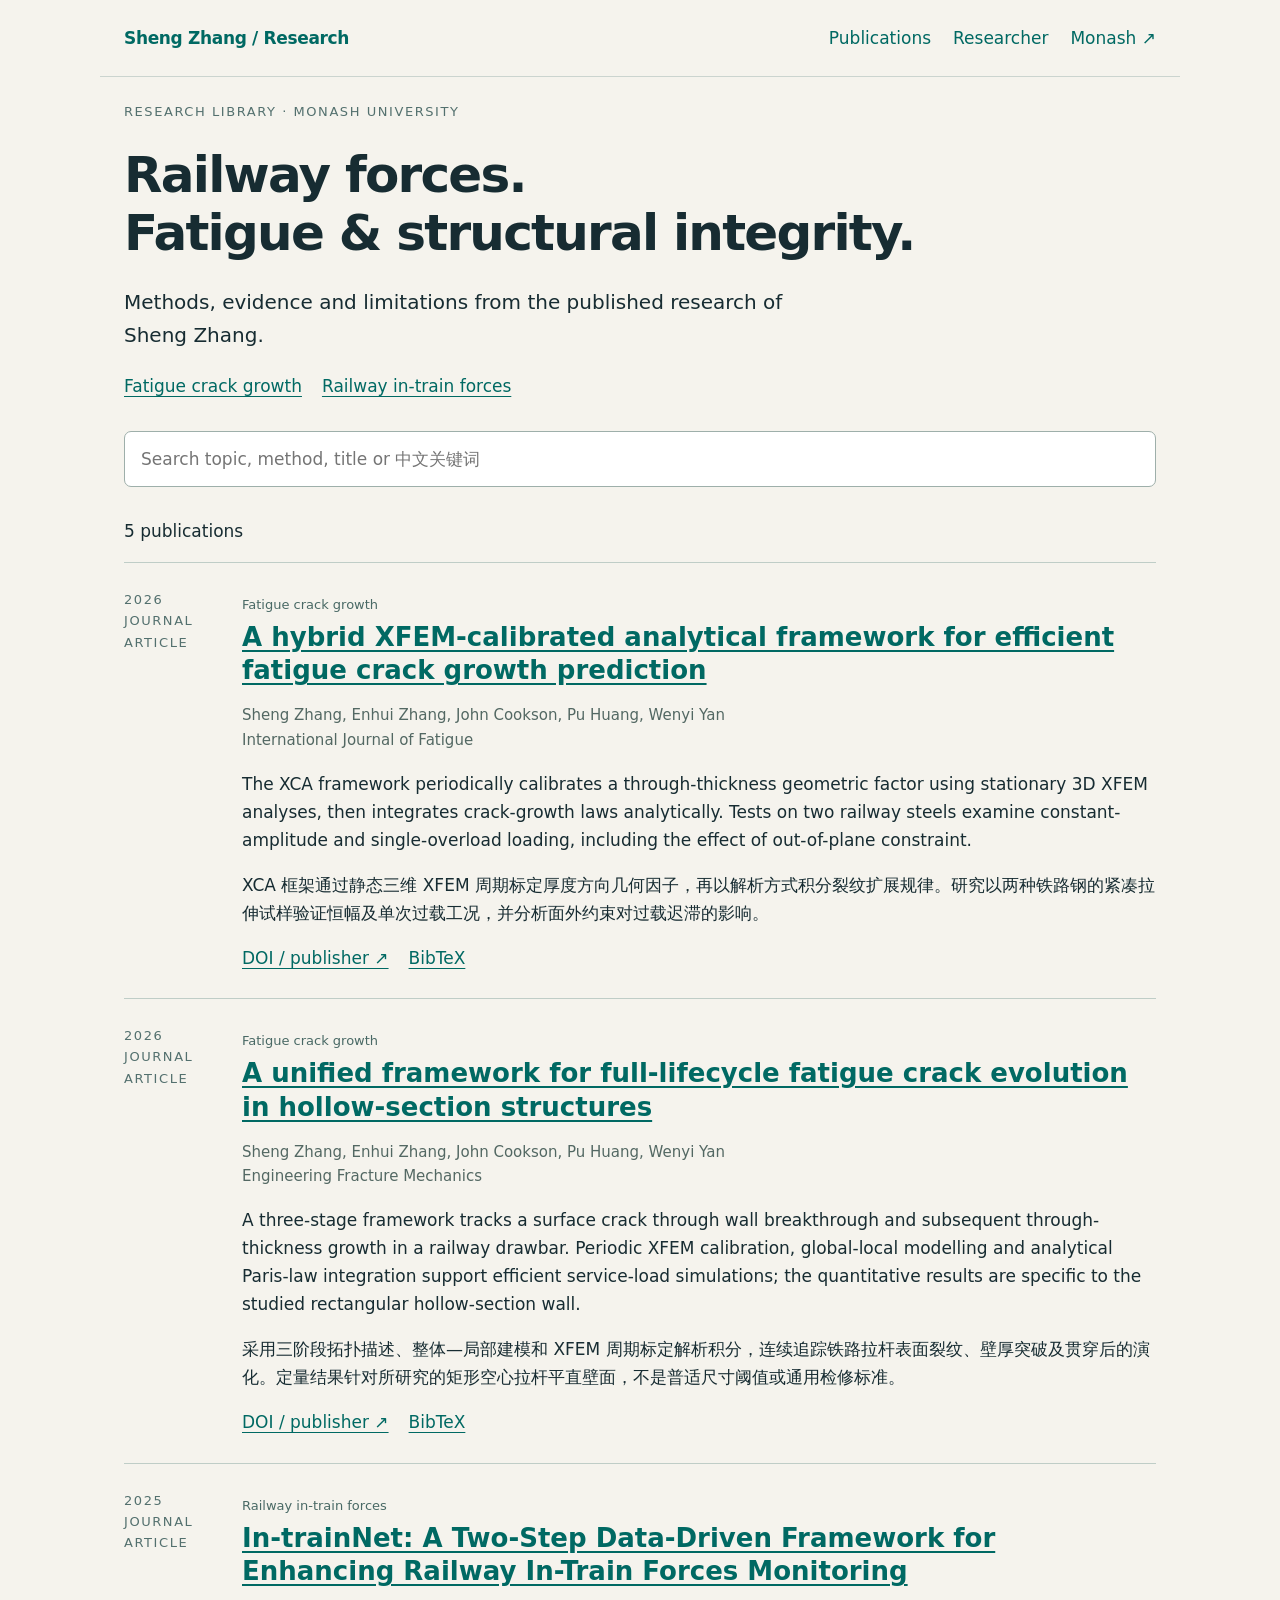
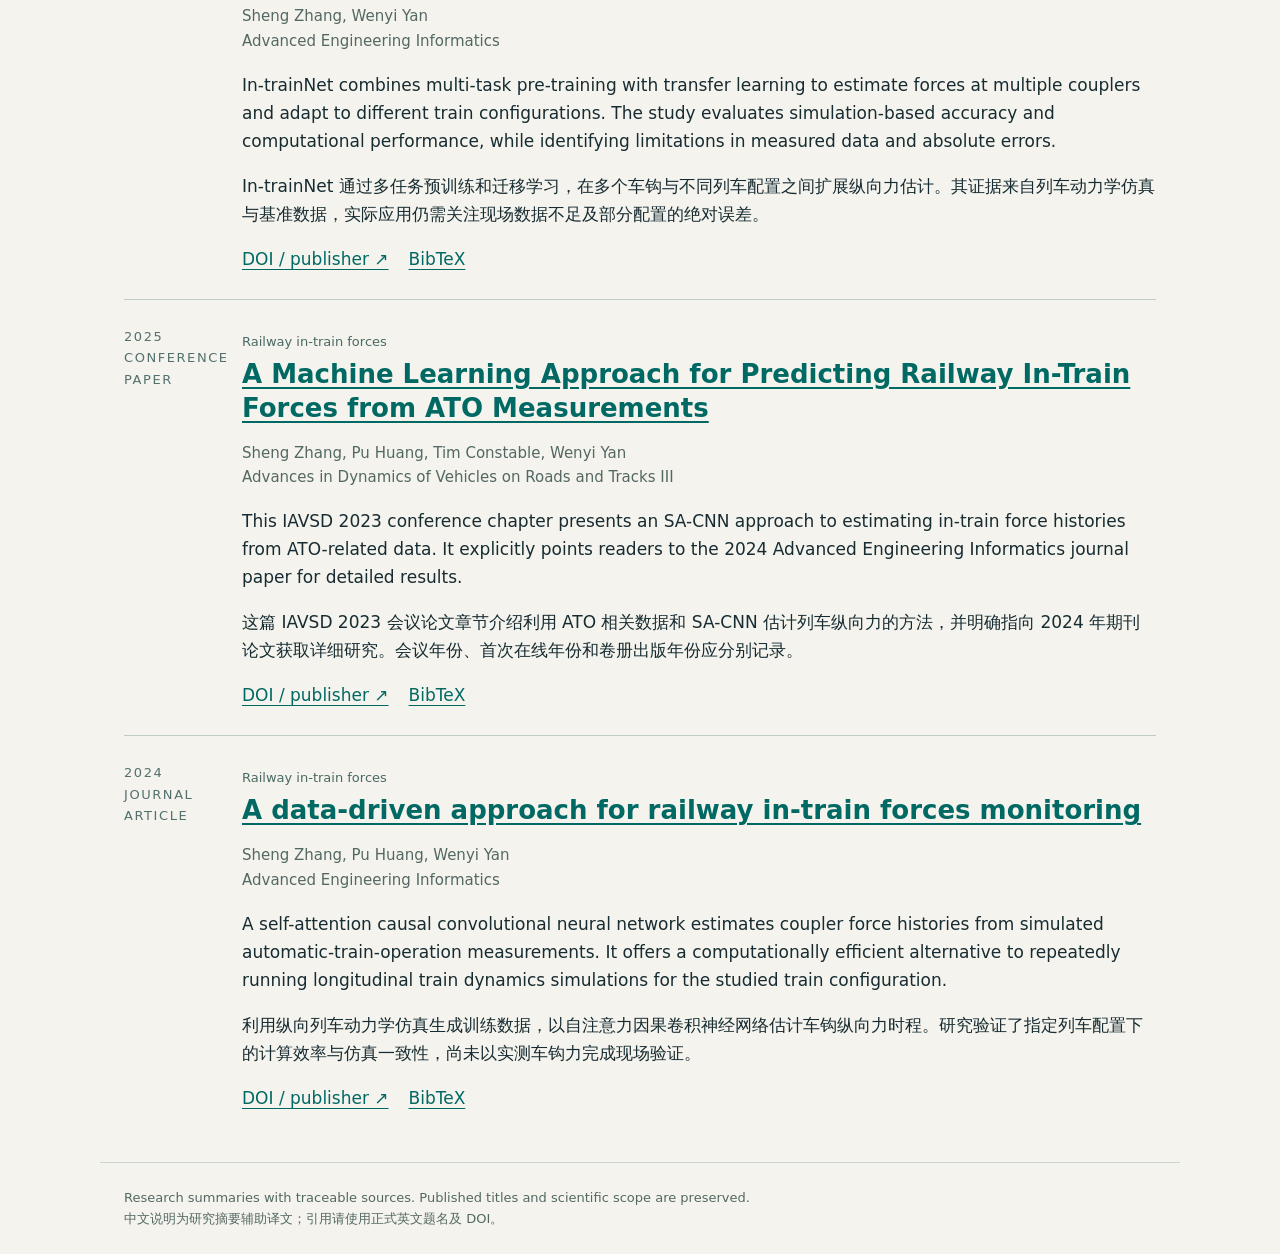
<file: index.html>
<!doctype html><html lang="en"><head><meta charset="utf-8"><meta name="viewport" content="width=device-width,initial-scale=1"><title>Publications | Sheng Zhang</title><meta name="description" content="Publications"><meta name="robots" content="index,follow"><link rel="canonical" href="https://lichtvonparadies.github.io/index.html"><link rel="stylesheet" href="assets/style.css"><link rel="icon" href="assets/favicon.svg" type="image/svg+xml"></head><body><a class="skip" href="#main">Skip to content</a><header><a class="brand" href="index.html">Sheng Zhang / Research</a><nav aria-label="Main navigation"><a href="index.html">Publications</a><a href="author.html">Researcher</a><a href="https://research.monash.edu/en/persons/sam-zhang/">Monash ↗</a></nav></header><main id="main"><div class="eyebrow">Research library · Monash University</div><h1>Railway forces.<br>Fatigue & structural integrity.</h1><p class="intro">Methods, evidence and limitations from the published research of Sheng Zhang.</p><div class="links"><a href="topics/fatigue-crack-growth/index.html">Fatigue crack growth</a><a href="topics/railway-in-train-forces/index.html">Railway in-train forces</a></div><div class="tools"><label for="search" class="skip">Search publications</label><input id="search" type="search" placeholder="Search topic, method, title or 中文关键词" aria-label="Search publications"></div><p id="count" role="status">5 publications</p><article class="card"><div class="eyebrow">2026<br>Journal article</div><div><span class="tag">Fatigue crack growth</span><h2><a href="papers/xfem-calibrated-fatigue-crack-growth/index.html">A hybrid XFEM-calibrated analytical framework for efficient fatigue crack growth prediction</a></h2><p class="meta">Sheng Zhang, Enhui Zhang, John Cookson, Pu Huang, Wenyi Yan<br>International Journal of Fatigue</p><p>The XCA framework periodically calibrates a through-thickness geometric factor using stationary 3D XFEM analyses, then integrates crack-growth laws analytically. Tests on two railway steels examine constant-amplitude and single-overload loading, including the effect of out-of-plane constraint.</p><p lang="zh-CN">XCA 框架通过静态三维 XFEM 周期标定厚度方向几何因子，再以解析方式积分裂纹扩展规律。研究以两种铁路钢的紧凑拉伸试样验证恒幅及单次过载工况，并分析面外约束对过载迟滞的影响。</p><div class="links"><a href="https://doi.org/10.1016/j.ijfatigue.2026.109682">DOI / publisher ↗</a><a href="papers/xfem-calibrated-fatigue-crack-growth/citation.bib">BibTeX</a></div></div></article><article class="card"><div class="eyebrow">2026<br>Journal article</div><div><span class="tag">Fatigue crack growth</span><h2><a href="papers/full-lifecycle-fatigue-hollow-sections/index.html">A unified framework for full-lifecycle fatigue crack evolution in hollow-section structures</a></h2><p class="meta">Sheng Zhang, Enhui Zhang, John Cookson, Pu Huang, Wenyi Yan<br>Engineering Fracture Mechanics</p><p>A three-stage framework tracks a surface crack through wall breakthrough and subsequent through-thickness growth in a railway drawbar. Periodic XFEM calibration, global-local modelling and analytical Paris-law integration support efficient service-load simulations; the quantitative results are specific to the studied rectangular hollow-section wall.</p><p lang="zh-CN">采用三阶段拓扑描述、整体—局部建模和 XFEM 周期标定解析积分，连续追踪铁路拉杆表面裂纹、壁厚突破及贯穿后的演化。定量结果针对所研究的矩形空心拉杆平直壁面，不是普适尺寸阈值或通用检修标准。</p><div class="links"><a href="https://doi.org/10.1016/j.engfracmech.2026.112735">DOI / publisher ↗</a><a href="papers/full-lifecycle-fatigue-hollow-sections/citation.bib">BibTeX</a></div></div></article><article class="card"><div class="eyebrow">2025<br>Journal article</div><div><span class="tag">Railway in-train forces</span><h2><a href="papers/in-trainnet/index.html">In-trainNet: A Two-Step Data-Driven Framework for Enhancing Railway In-Train Forces Monitoring</a></h2><p class="meta">Sheng Zhang, Wenyi Yan<br>Advanced Engineering Informatics</p><p>In-trainNet combines multi-task pre-training with transfer learning to estimate forces at multiple couplers and adapt to different train configurations. The study evaluates simulation-based accuracy and computational performance, while identifying limitations in measured data and absolute errors.</p><p lang="zh-CN">In-trainNet 通过多任务预训练和迁移学习，在多个车钩与不同列车配置之间扩展纵向力估计。其证据来自列车动力学仿真与基准数据，实际应用仍需关注现场数据不足及部分配置的绝对误差。</p><div class="links"><a href="https://doi.org/10.1016/j.aei.2025.103352">DOI / publisher ↗</a><a href="papers/in-trainnet/citation.bib">BibTeX</a></div></div></article><article class="card"><div class="eyebrow">2025<br>Conference paper</div><div><span class="tag">Railway in-train forces</span><h2><a href="papers/iavsd-ato-force-prediction/index.html">A Machine Learning Approach for Predicting Railway In-Train Forces from ATO Measurements</a></h2><p class="meta">Sheng Zhang, Pu Huang, Tim Constable, Wenyi Yan<br>Advances in Dynamics of Vehicles on Roads and Tracks III</p><p>This IAVSD 2023 conference chapter presents an SA-CNN approach to estimating in-train force histories from ATO-related data. It explicitly points readers to the 2024 Advanced Engineering Informatics journal paper for detailed results.</p><p lang="zh-CN">这篇 IAVSD 2023 会议论文章节介绍利用 ATO 相关数据和 SA-CNN 估计列车纵向力的方法，并明确指向 2024 年期刊论文获取详细研究。会议年份、首次在线年份和卷册出版年份应分别记录。</p><div class="links"><a href="https://doi.org/10.1007/978-3-031-66971-2_3">DOI / publisher ↗</a><a href="papers/iavsd-ato-force-prediction/citation.bib">BibTeX</a></div></div></article><article class="card"><div class="eyebrow">2024<br>Journal article</div><div><span class="tag">Railway in-train forces</span><h2><a href="papers/ato-coupler-force-monitoring/index.html">A data-driven approach for railway in-train forces monitoring</a></h2><p class="meta">Sheng Zhang, Pu Huang, Wenyi Yan<br>Advanced Engineering Informatics</p><p>A self-attention causal convolutional neural network estimates coupler force histories from simulated automatic-train-operation measurements. It offers a computationally efficient alternative to repeatedly running longitudinal train dynamics simulations for the studied train configuration.</p><p lang="zh-CN">利用纵向列车动力学仿真生成训练数据，以自注意力因果卷积神经网络估计车钩纵向力时程。研究验证了指定列车配置下的计算效率与仿真一致性，尚未以实测车钩力完成现场验证。</p><div class="links"><a href="https://doi.org/10.1016/j.aei.2023.102258">DOI / publisher ↗</a><a href="papers/ato-coupler-force-monitoring/citation.bib">BibTeX</a></div></div></article><p id="empty" hidden>No publications match this search.</p><script src="assets/search.js" defer></script></main><footer>Research summaries with traceable sources. Published titles and scientific scope are preserved.<br>中文说明为研究摘要辅助译文；引用请使用正式英文题名及 DOI。</footer></body></html>
</file>
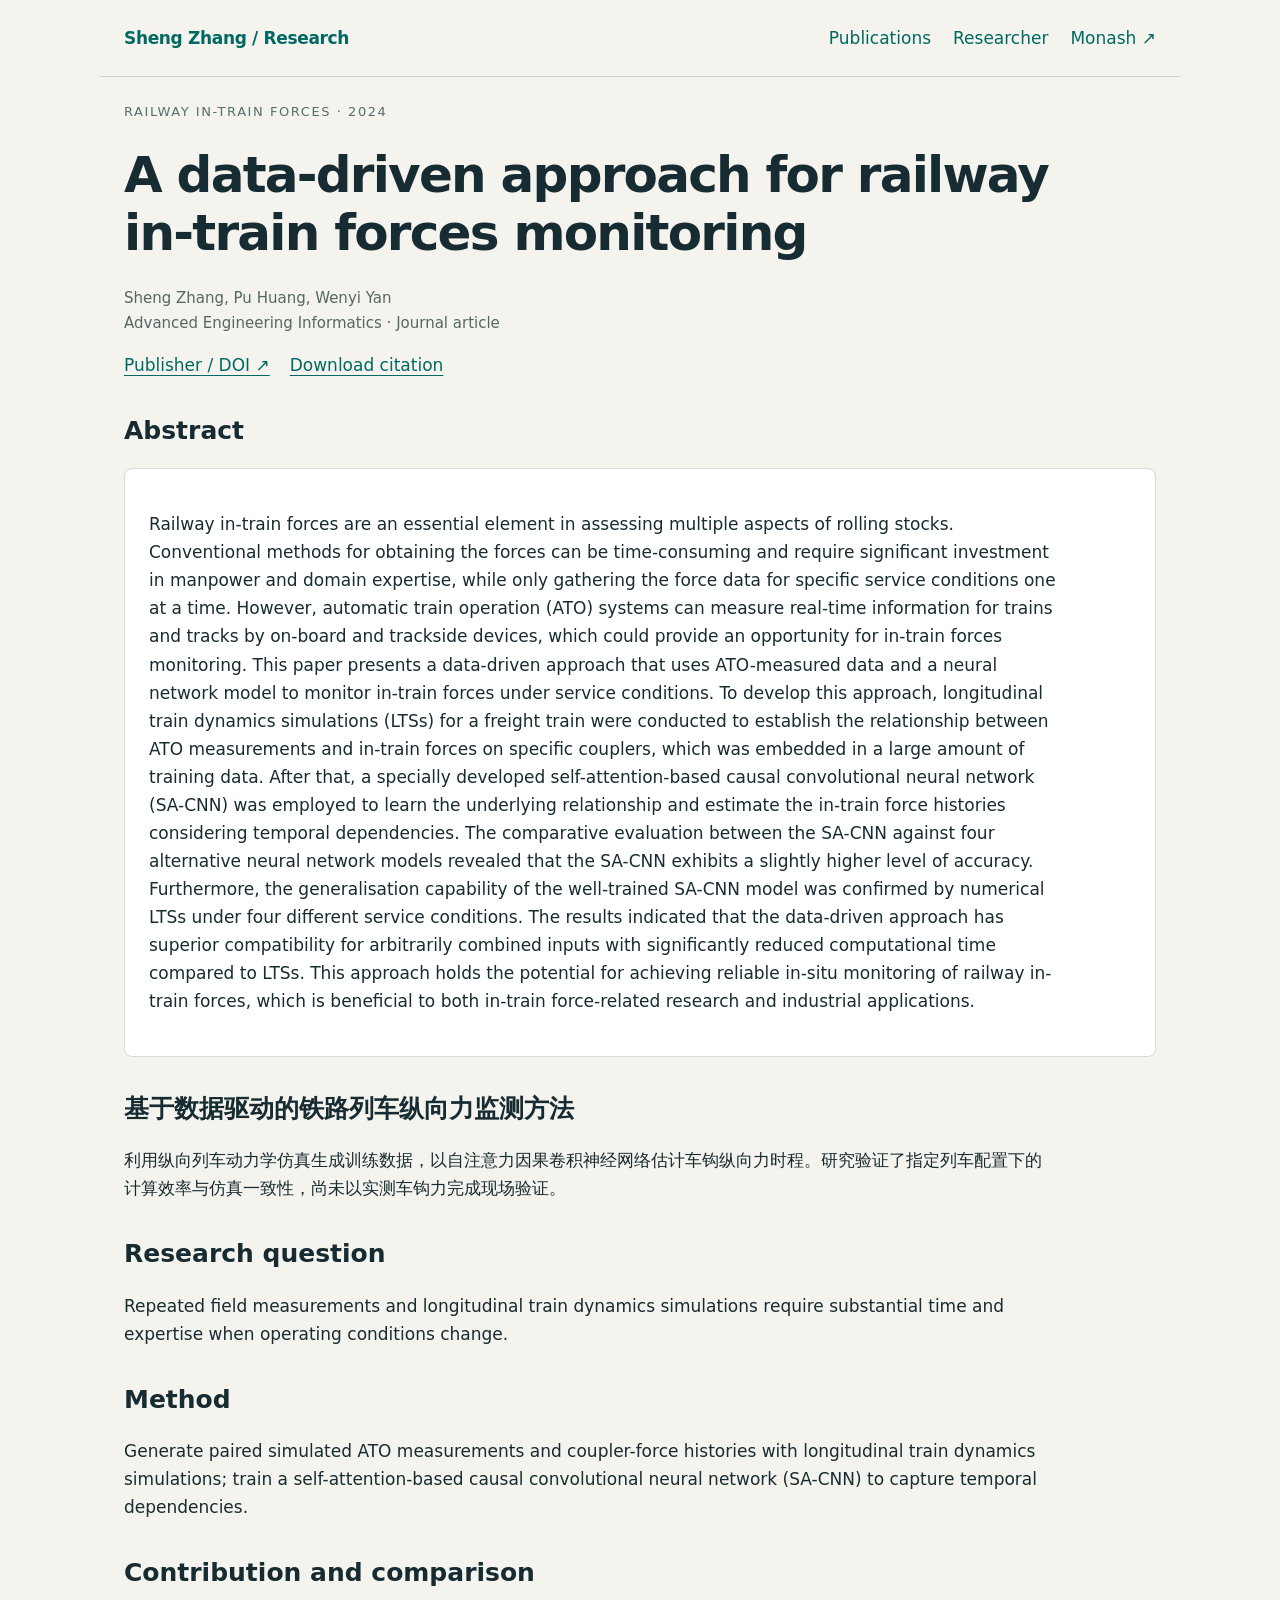
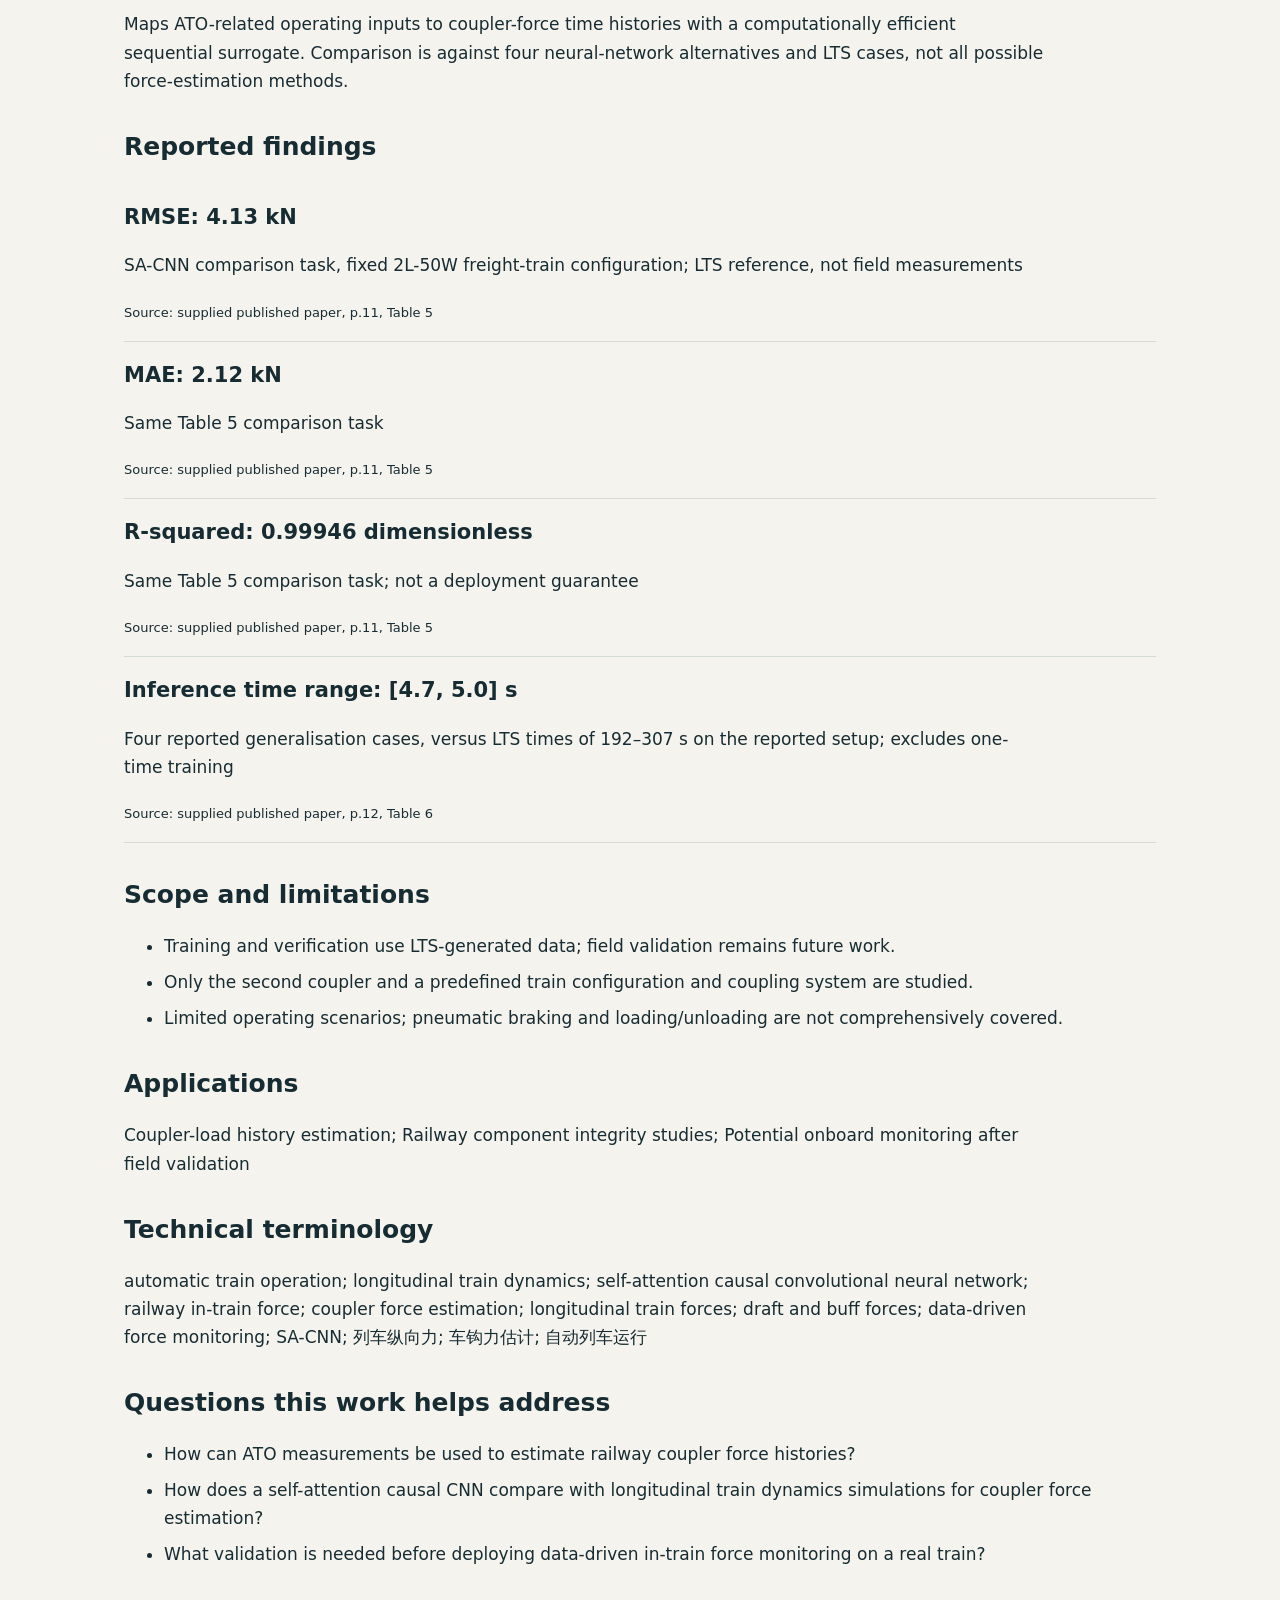
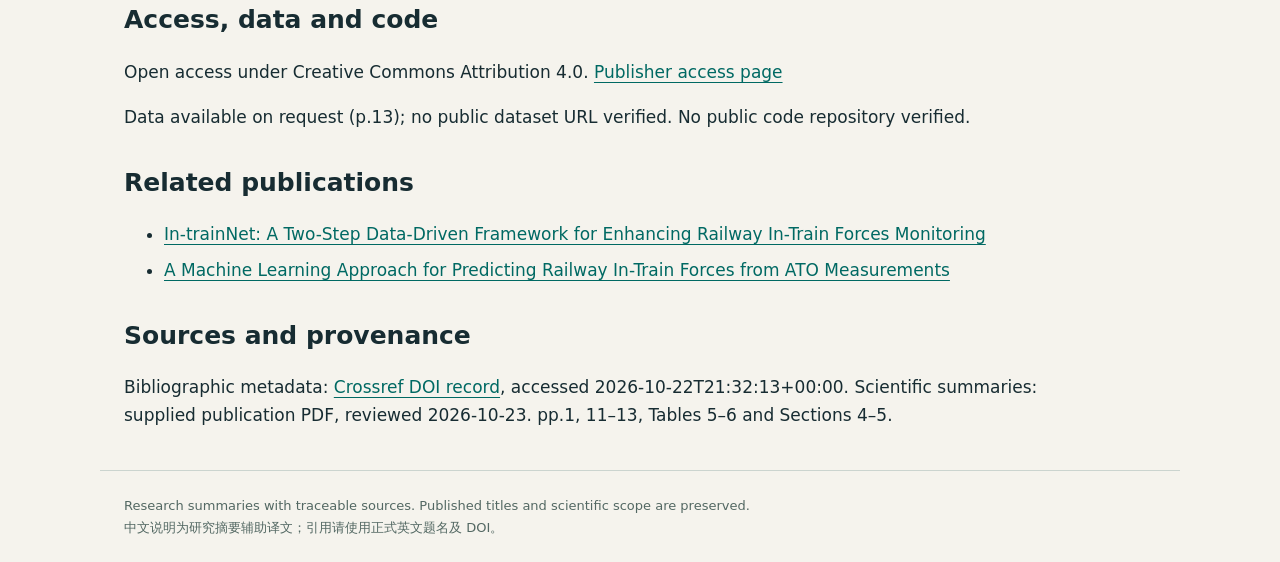
<file: papers/ato-coupler-force-monitoring/index.html>
<!doctype html><html lang="en"><head><meta charset="utf-8"><meta name="viewport" content="width=device-width,initial-scale=1"><title>A data-driven approach for railway in-train forces monitoring | Sheng Zhang</title><meta name="description" content="A data-driven approach for railway in-train forces monitoring"><meta name="robots" content="index,follow"><link rel="canonical" href="https://lichtvonparadies.github.io/papers/ato-coupler-force-monitoring/index.html"><link rel="stylesheet" href="../../assets/style.css"><link rel="icon" href="../../assets/favicon.svg" type="image/svg+xml"><meta name="citation_title" content="A data-driven approach for railway in-train forces monitoring"><meta name="citation_author" content="Sheng Zhang"><meta name="citation_author" content="Pu Huang"><meta name="citation_author" content="Wenyi Yan"><meta name="citation_publication_date" content="2024"><meta name="citation_doi" content="10.1016/j.aei.2023.102258"><meta name="citation_journal_title" content="Advanced Engineering Informatics"><meta name="citation_volume" content="59"><meta name="citation_firstpage" content="102258"><script type="application/ld+json">{"@context": "https://schema.org", "@type": "ScholarlyArticle", "headline": "A data-driven approach for railway in-train forces monitoring", "identifier": "10.1016/j.aei.2023.102258", "sameAs": "https://doi.org/10.1016/j.aei.2023.102258", "datePublished": "2023-11-18", "author": [{"@type": "Person", "name": "Sheng Zhang", "sameAs": "https://orcid.org/0009-0003-6187-9004"}, {"@type": "Person", "name": "Pu Huang"}, {"@type": "Person", "name": "Wenyi Yan"}], "abstract": "Railway in-train forces are an essential element in assessing multiple aspects of rolling stocks. Conventional methods for obtaining the forces can be time-consuming and require significant investment in manpower and domain expertise, while only gathering the force data for specific service conditions one at a time. However, automatic train operation (ATO) systems can measure real-time information for trains and tracks by on-board and trackside devices, which could provide an opportunity for in-train forces monitoring. This paper presents a data-driven approach that uses ATO-measured data and a neural network model to monitor in-train forces under service conditions. To develop this approach, longitudinal train dynamics simulations (LTSs) for a freight train were conducted to establish the relationship between ATO measurements and in-train forces on specific couplers, which was embedded in a large amount of training data. After that, a specially developed self-attention-based causal convolutional neural network (SA-CNN) was employed to learn the underlying relationship and estimate the in-train force histories considering temporal dependencies. The comparative evaluation between the SA-CNN against four alternative neural network models revealed that the SA-CNN exhibits a slightly higher level of accuracy. Furthermore, the generalisation capability of the well-trained SA-CNN model was confirmed by numerical LTSs under four different service conditions. The results indicated that the data-driven approach has superior compatibility for arbitrarily combined inputs with significantly reduced computational time compared to LTSs. This approach holds the potential for achieving reliable in-situ monitoring of railway in-train forces, which is beneficial to both in-train force-related research and industrial applications.", "isPartOf": {"@type": "Periodical", "name": "Advanced Engineering Informatics"}, "inLanguage": "en", "url": "https://lichtvonparadies.github.io/papers/ato-coupler-force-monitoring/index.html", "license": "https://creativecommons.org/licenses/by/4.0/"}</script></head><body><a class="skip" href="#main">Skip to content</a><header><a class="brand" href="../../index.html">Sheng Zhang / Research</a><nav aria-label="Main navigation"><a href="../../index.html">Publications</a><a href="../../author.html">Researcher</a><a href="https://research.monash.edu/en/persons/sam-zhang/">Monash ↗</a></nav></header><main id="main"><div class="eyebrow">Railway in-train forces · 2024</div><h1>A data-driven approach for railway in-train forces monitoring</h1><p class="meta">Sheng Zhang, Pu Huang, Wenyi Yan<br>Advanced Engineering Informatics · Journal article</p><div class="links"><a href="https://doi.org/10.1016/j.aei.2023.102258">Publisher / DOI ↗</a><a href="citation.bib">Download citation</a></div><h2>Abstract</h2><div class="abstract"><p>Railway in-train forces are an essential element in assessing multiple aspects of rolling stocks. Conventional methods for obtaining the forces can be time-consuming and require significant investment in manpower and domain expertise, while only gathering the force data for specific service conditions one at a time. However, automatic train operation (ATO) systems can measure real-time information for trains and tracks by on-board and trackside devices, which could provide an opportunity for in-train forces monitoring. This paper presents a data-driven approach that uses ATO-measured data and a neural network model to monitor in-train forces under service conditions. To develop this approach, longitudinal train dynamics simulations (LTSs) for a freight train were conducted to establish the relationship between ATO measurements and in-train forces on specific couplers, which was embedded in a large amount of training data. After that, a specially developed self-attention-based causal convolutional neural network (SA-CNN) was employed to learn the underlying relationship and estimate the in-train force histories considering temporal dependencies. The comparative evaluation between the SA-CNN against four alternative neural network models revealed that the SA-CNN exhibits a slightly higher level of accuracy. Furthermore, the generalisation capability of the well-trained SA-CNN model was confirmed by numerical LTSs under four different service conditions. The results indicated that the data-driven approach has superior compatibility for arbitrarily combined inputs with significantly reduced computational time compared to LTSs. This approach holds the potential for achieving reliable in-situ monitoring of railway in-train forces, which is beneficial to both in-train force-related research and industrial applications.</p></div><section lang="zh-CN"><h2>基于数据驱动的铁路列车纵向力监测方法</h2><p>利用纵向列车动力学仿真生成训练数据，以自注意力因果卷积神经网络估计车钩纵向力时程。研究验证了指定列车配置下的计算效率与仿真一致性，尚未以实测车钩力完成现场验证。</p></section><h2>Research question</h2><p>Repeated field measurements and longitudinal train dynamics simulations require substantial time and expertise when operating conditions change.</p><h2>Method</h2><p>Generate paired simulated ATO measurements and coupler-force histories with longitudinal train dynamics simulations; train a self-attention-based causal convolutional neural network (SA-CNN) to capture temporal dependencies.</p><h2>Contribution and comparison</h2><p>Maps ATO-related operating inputs to coupler-force time histories with a computationally efficient sequential surrogate. Comparison is against four neural-network alternatives and LTS cases, not all possible force-estimation methods.</p><h2>Reported findings</h2><div class="finding"><strong>RMSE: 4.13 kN</strong><p>SA-CNN comparison task, fixed 2L-50W freight-train configuration; LTS reference, not field measurements</p><small>Source: supplied published paper, p.11, Table 5</small></div><div class="finding"><strong>MAE: 2.12 kN</strong><p>Same Table 5 comparison task</p><small>Source: supplied published paper, p.11, Table 5</small></div><div class="finding"><strong>R-squared: 0.99946 dimensionless</strong><p>Same Table 5 comparison task; not a deployment guarantee</p><small>Source: supplied published paper, p.11, Table 5</small></div><div class="finding"><strong>Inference time range: [4.7, 5.0] s</strong><p>Four reported generalisation cases, versus LTS times of 192–307 s on the reported setup; excludes one-time training</p><small>Source: supplied published paper, p.12, Table 6</small></div><h2>Scope and limitations</h2><ul><li>Training and verification use LTS-generated data; field validation remains future work.</li><li>Only the second coupler and a predefined train configuration and coupling system are studied.</li><li>Limited operating scenarios; pneumatic braking and loading/unloading are not comprehensively covered.</li></ul><h2>Applications</h2><p>Coupler-load history estimation; Railway component integrity studies; Potential onboard monitoring after field validation</p><h2>Technical terminology</h2><p>automatic train operation; longitudinal train dynamics; self-attention causal convolutional neural network; railway in-train force; coupler force estimation; longitudinal train forces; draft and buff forces; data-driven force monitoring; SA-CNN; 列车纵向力; 车钩力估计; 自动列车运行</p><h2>Questions this work helps address</h2><ul><li>How can ATO measurements be used to estimate railway coupler force histories?</li><li>How does a self-attention causal CNN compare with longitudinal train dynamics simulations for coupler force estimation?</li><li>What validation is needed before deploying data-driven in-train force monitoring on a real train?</li></ul><h2>Access, data and code</h2><p>Open access under Creative Commons Attribution 4.0. <a href="https://www.sciencedirect.com/science/article/pii/S1474034623003865">Publisher access page</a></p><p>Data available on request (p.13); no public dataset URL verified. No public code repository verified.</p><h2>Related publications</h2><ul><li><a href="../in-trainnet/index.html">In-trainNet: A Two-Step Data-Driven Framework for Enhancing Railway In-Train Forces Monitoring</a></li><li><a href="../iavsd-ato-force-prediction/index.html">A Machine Learning Approach for Predicting Railway In-Train Forces from ATO Measurements</a></li></ul><h2>Sources and provenance</h2><p>Bibliographic metadata: <a href="https://api.crossref.org/works/10.1016%2Fj.aei.2023.102258">Crossref DOI record</a>, accessed 2026-10-22T21:32:13+00:00. Scientific summaries: supplied publication PDF, reviewed 2026-10-23. pp.1, 11–13, Tables 5–6 and Sections 4–5.</p></main><footer>Research summaries with traceable sources. Published titles and scientific scope are preserved.<br>中文说明为研究摘要辅助译文；引用请使用正式英文题名及 DOI。</footer></body></html>
</file>
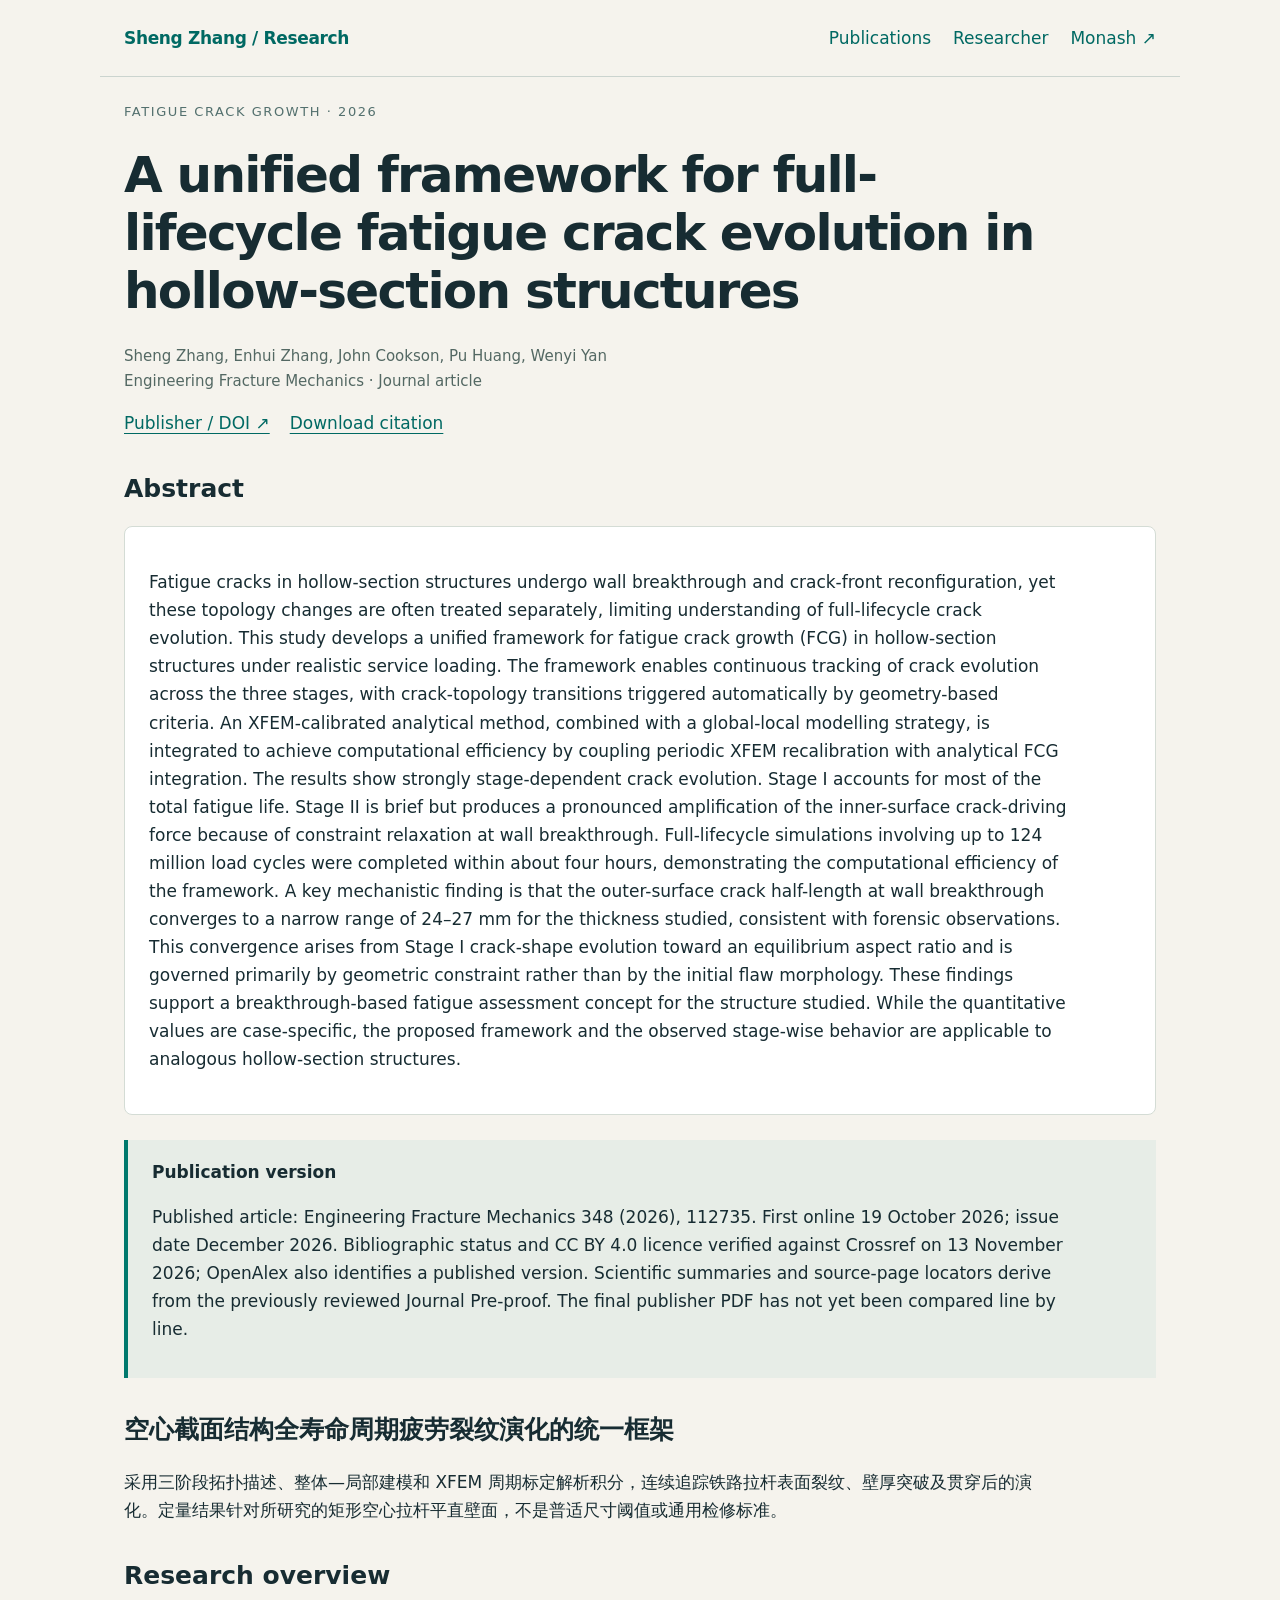
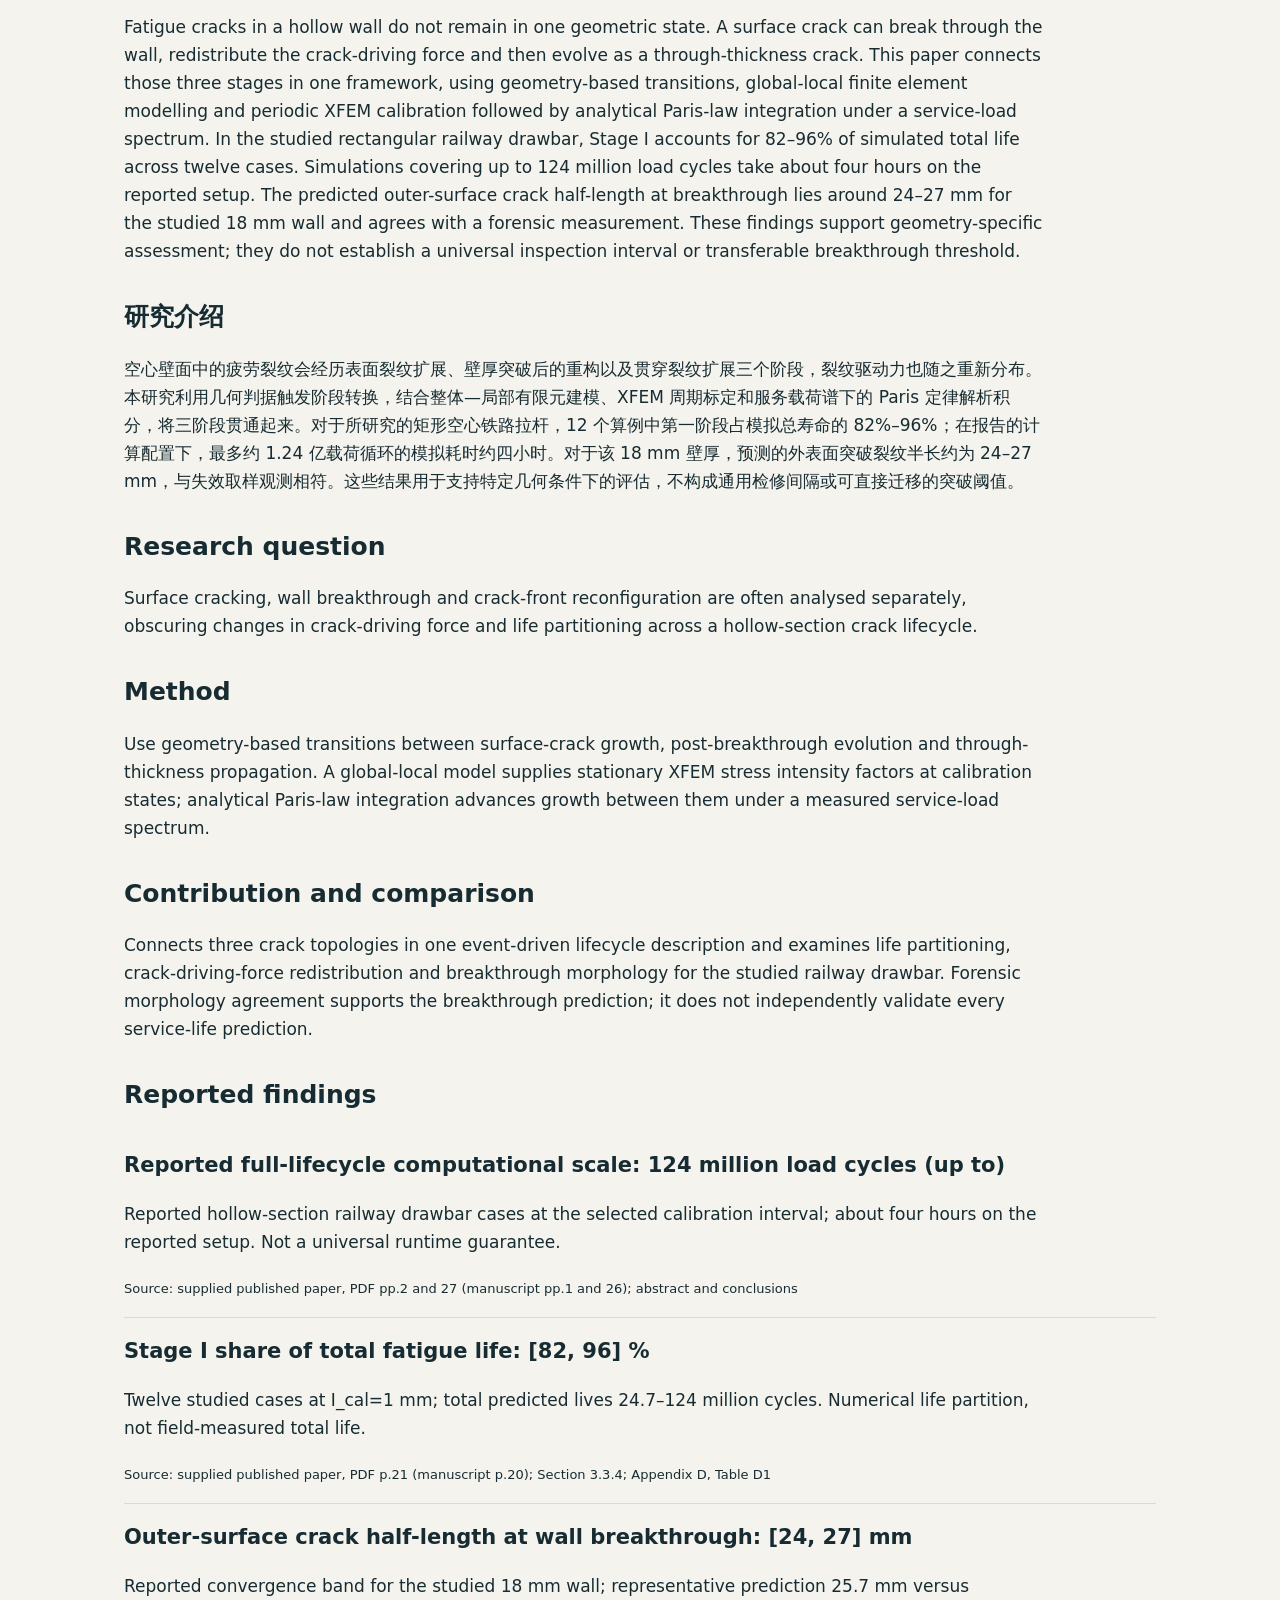
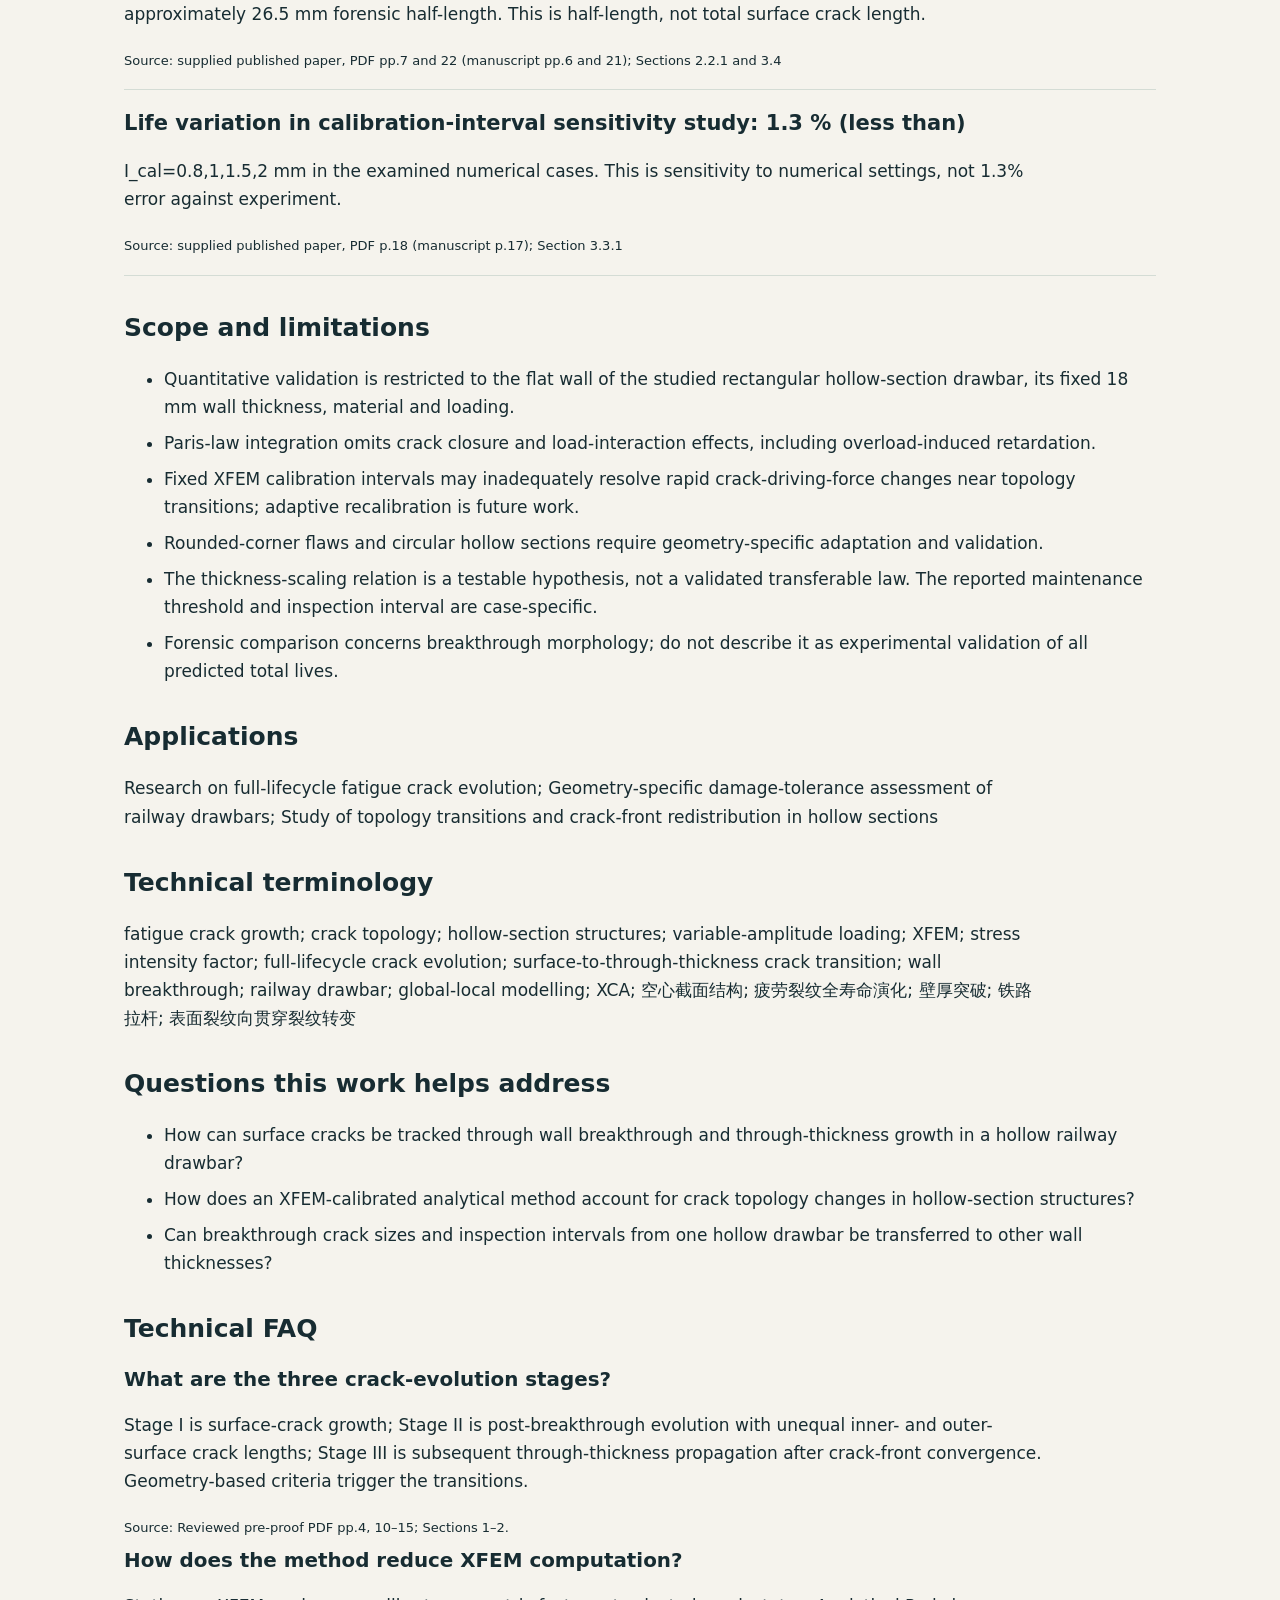
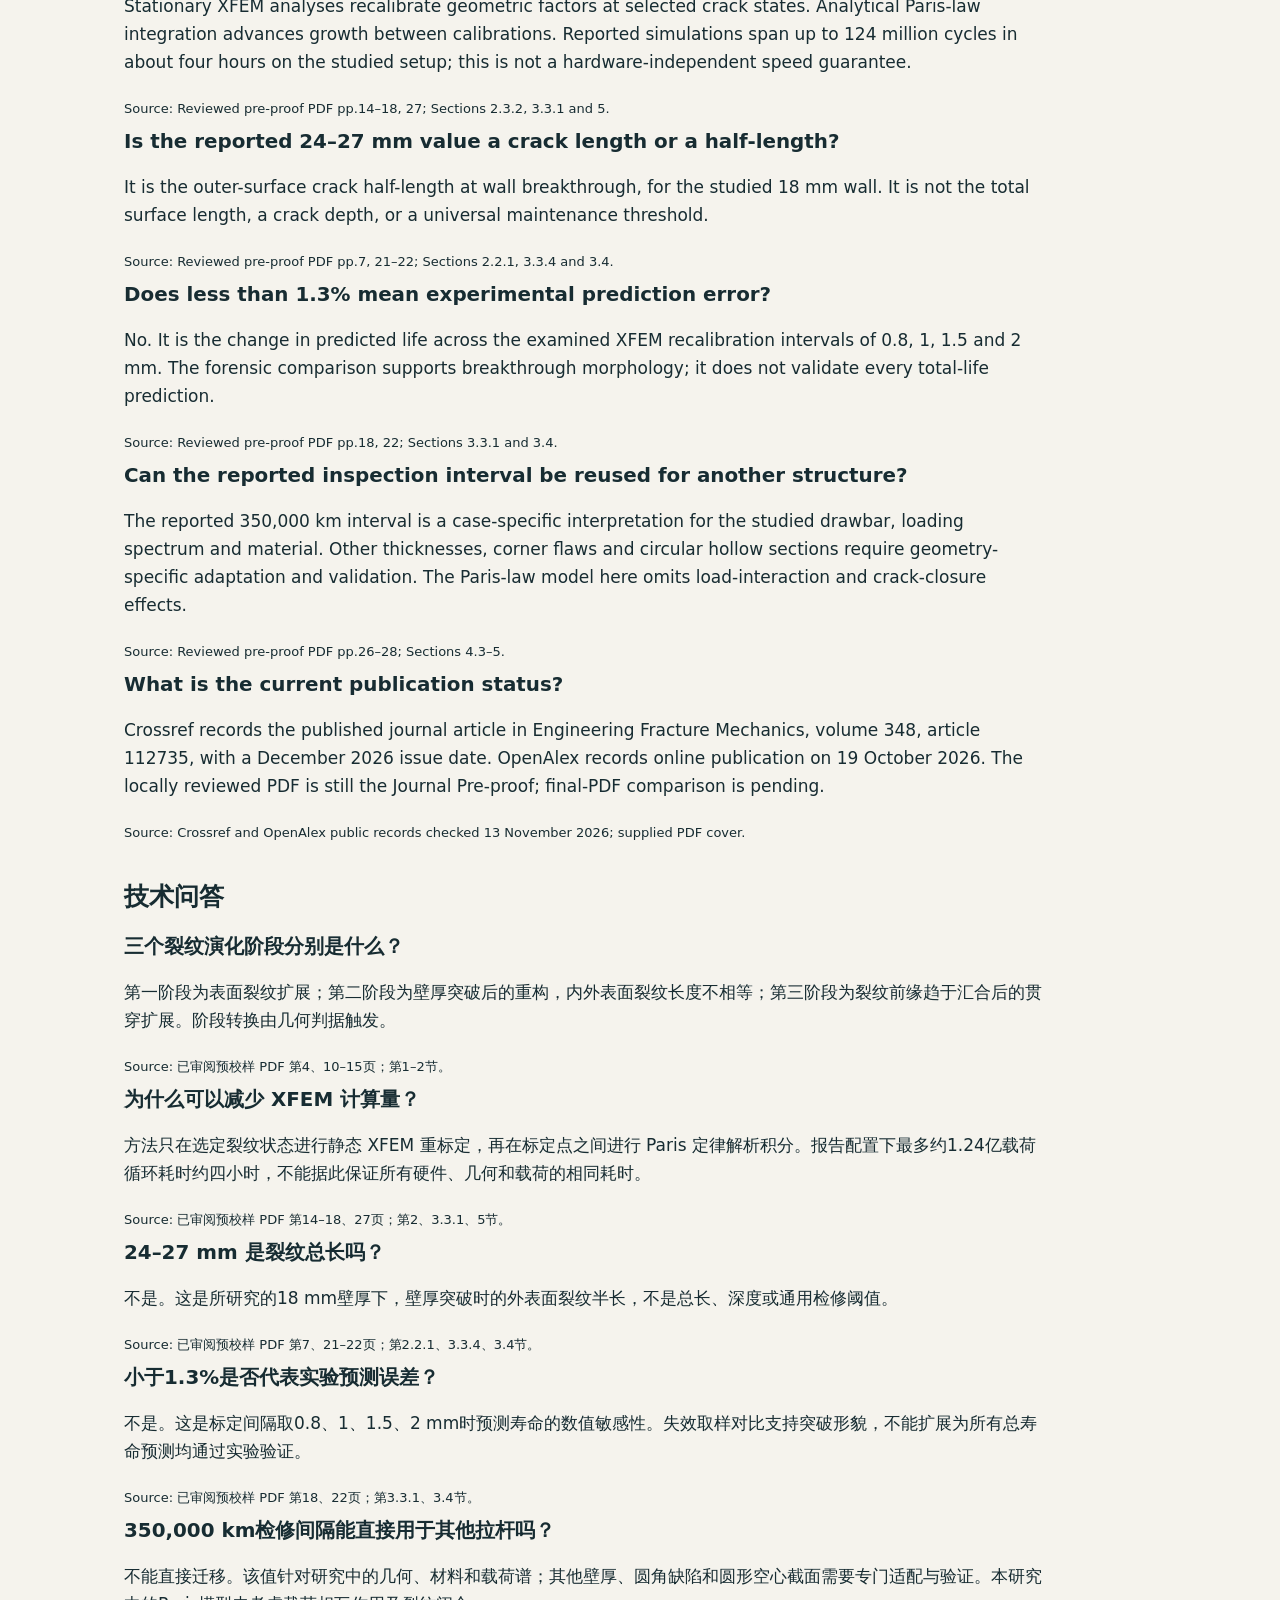
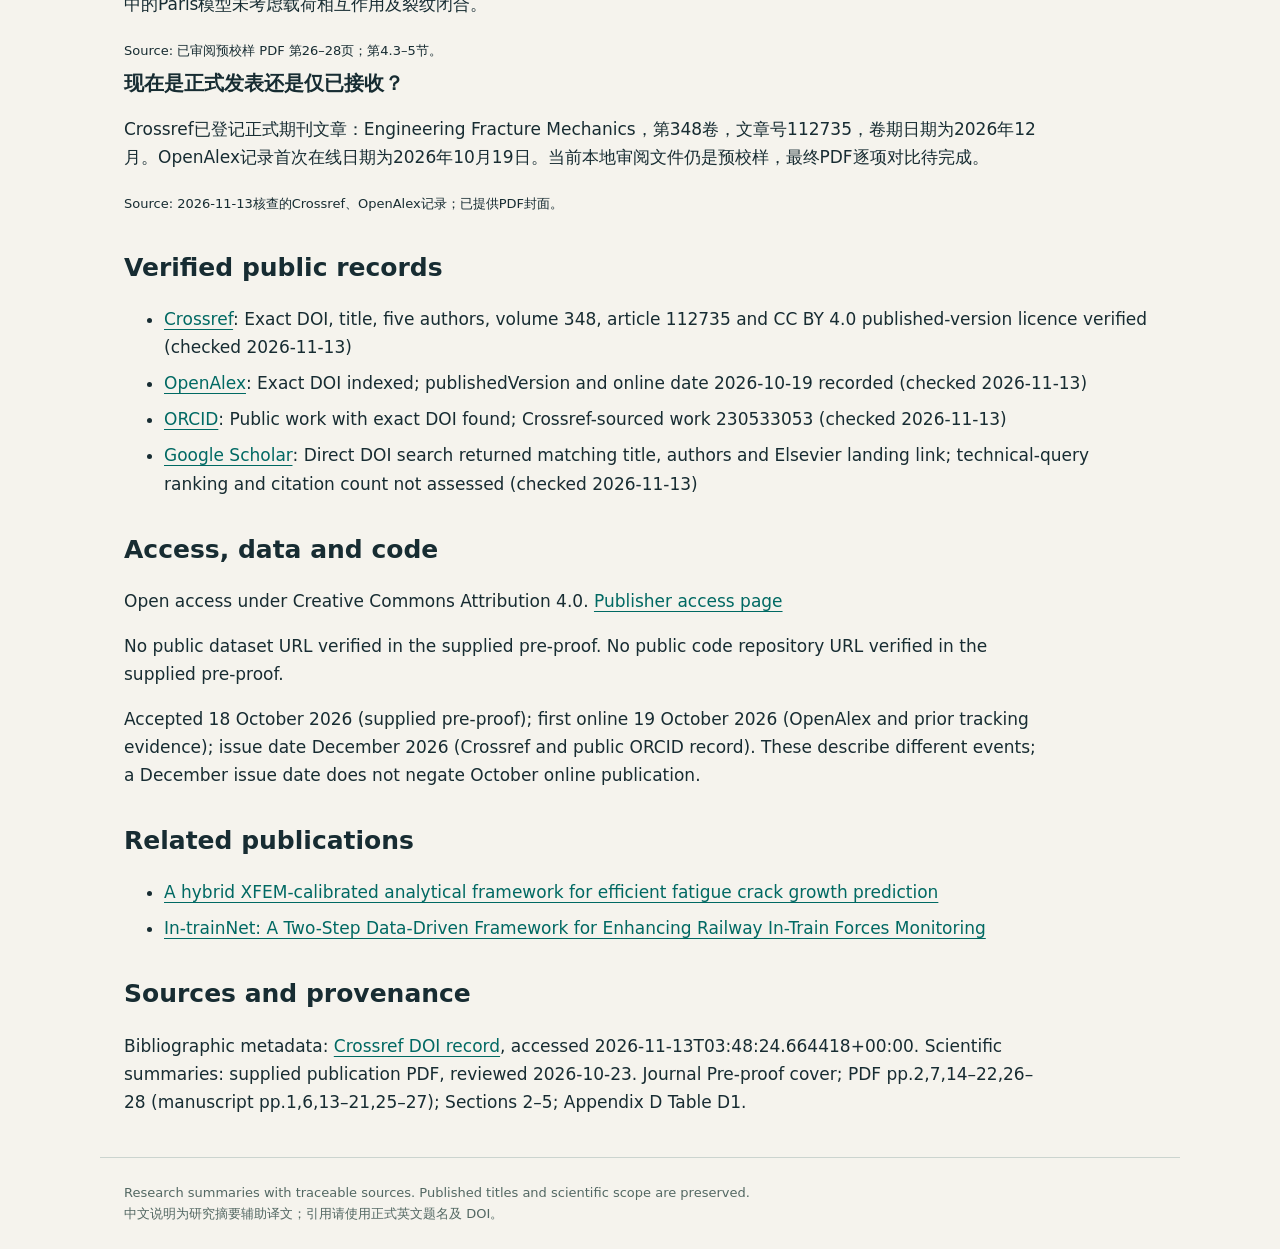
<file: papers/full-lifecycle-fatigue-hollow-sections/index.html>
<!doctype html><html lang="en"><head><meta charset="utf-8"><meta name="viewport" content="width=device-width,initial-scale=1"><title>A unified framework for full-lifecycle fatigue crack evolution in hollow-section structures | Sheng Zhang</title><meta name="description" content="A unified framework for full-lifecycle fatigue crack evolution in hollow-section structures"><meta name="robots" content="index,follow"><link rel="canonical" href="https://lichtvonparadies.github.io/papers/full-lifecycle-fatigue-hollow-sections/index.html"><link rel="stylesheet" href="../../assets/style.css"><link rel="icon" href="../../assets/favicon.svg" type="image/svg+xml"><meta name="citation_title" content="A unified framework for full-lifecycle fatigue crack evolution in hollow-section structures"><meta name="citation_author" content="Sheng Zhang"><meta name="citation_author" content="Enhui Zhang"><meta name="citation_author" content="John Cookson"><meta name="citation_author" content="Pu Huang"><meta name="citation_author" content="Wenyi Yan"><meta name="citation_publication_date" content="2026/10/19"><meta name="citation_doi" content="10.1016/j.engfracmech.2026.112735"><meta name="citation_journal_title" content="Engineering Fracture Mechanics"><meta name="citation_volume" content="348"><meta name="citation_firstpage" content="112735"><script type="application/ld+json">{"@context": "https://schema.org", "@type": "ScholarlyArticle", "headline": "A unified framework for full-lifecycle fatigue crack evolution in hollow-section structures", "identifier": "10.1016/j.engfracmech.2026.112735", "sameAs": "https://doi.org/10.1016/j.engfracmech.2026.112735", "datePublished": "2026-10-19", "author": [{"@type": "Person", "name": "Sheng Zhang", "sameAs": "https://orcid.org/0009-0003-6187-9004"}, {"@type": "Person", "name": "Enhui Zhang"}, {"@type": "Person", "name": "John Cookson"}, {"@type": "Person", "name": "Pu Huang"}, {"@type": "Person", "name": "Wenyi Yan"}], "abstract": "Fatigue cracks in hollow-section structures undergo wall breakthrough and crack-front reconfiguration, yet these topology changes are often treated separately, limiting understanding of full-lifecycle crack evolution. This study develops a unified framework for fatigue crack growth (FCG) in hollow-section structures under realistic service loading. The framework enables continuous tracking of crack evolution across the three stages, with crack-topology transitions triggered automatically by geometry-based criteria. An XFEM-calibrated analytical method, combined with a global-local modelling strategy, is integrated to achieve computational efficiency by coupling periodic XFEM recalibration with analytical FCG integration. The results show strongly stage-dependent crack evolution. Stage I accounts for most of the total fatigue life. Stage II is brief but produces a pronounced amplification of the inner-surface crack-driving force because of constraint relaxation at wall breakthrough. Full-lifecycle simulations involving up to 124 million load cycles were completed within about four hours, demonstrating the computational efficiency of the framework. A key mechanistic finding is that the outer-surface crack half-length at wall breakthrough converges to a narrow range of 24–27 mm for the thickness studied, consistent with forensic observations. This convergence arises from Stage I crack-shape evolution toward an equilibrium aspect ratio and is governed primarily by geometric constraint rather than by the initial flaw morphology. These findings support a breakthrough-based fatigue assessment concept for the structure studied. While the quantitative values are case-specific, the proposed framework and the observed stage-wise behavior are applicable to analogous hollow-section structures.", "isPartOf": {"@type": "Periodical", "name": "Engineering Fracture Mechanics"}, "inLanguage": "en", "creativeWorkStatus": "Published", "url": "https://lichtvonparadies.github.io/papers/full-lifecycle-fatigue-hollow-sections/index.html", "license": "https://creativecommons.org/licenses/by/4.0/"}</script></head><body><a class="skip" href="#main">Skip to content</a><header><a class="brand" href="../../index.html">Sheng Zhang / Research</a><nav aria-label="Main navigation"><a href="../../index.html">Publications</a><a href="../../author.html">Researcher</a><a href="https://research.monash.edu/en/persons/sam-zhang/">Monash ↗</a></nav></header><main id="main"><div class="eyebrow">Fatigue crack growth · 2026</div><h1>A unified framework for full-lifecycle fatigue crack evolution in hollow-section structures</h1><p class="meta">Sheng Zhang, Enhui Zhang, John Cookson, Pu Huang, Wenyi Yan<br>Engineering Fracture Mechanics · Journal article</p><div class="links"><a href="https://doi.org/10.1016/j.engfracmech.2026.112735">Publisher / DOI ↗</a><a href="citation.bib">Download citation</a></div><h2>Abstract</h2><div class="abstract"><p>Fatigue cracks in hollow-section structures undergo wall breakthrough and crack-front reconfiguration, yet these topology changes are often treated separately, limiting understanding of full-lifecycle crack evolution. This study develops a unified framework for fatigue crack growth (FCG) in hollow-section structures under realistic service loading. The framework enables continuous tracking of crack evolution across the three stages, with crack-topology transitions triggered automatically by geometry-based criteria. An XFEM-calibrated analytical method, combined with a global-local modelling strategy, is integrated to achieve computational efficiency by coupling periodic XFEM recalibration with analytical FCG integration. The results show strongly stage-dependent crack evolution. Stage I accounts for most of the total fatigue life. Stage II is brief but produces a pronounced amplification of the inner-surface crack-driving force because of constraint relaxation at wall breakthrough. Full-lifecycle simulations involving up to 124 million load cycles were completed within about four hours, demonstrating the computational efficiency of the framework. A key mechanistic finding is that the outer-surface crack half-length at wall breakthrough converges to a narrow range of 24–27 mm for the thickness studied, consistent with forensic observations. This convergence arises from Stage I crack-shape evolution toward an equilibrium aspect ratio and is governed primarily by geometric constraint rather than by the initial flaw morphology. These findings support a breakthrough-based fatigue assessment concept for the structure studied. While the quantitative values are case-specific, the proposed framework and the observed stage-wise behavior are applicable to analogous hollow-section structures.</p></div><div class="panel"><strong>Publication version</strong><p>Published article: Engineering Fracture Mechanics 348 (2026), 112735. First online 19 October 2026; issue date December 2026. Bibliographic status and CC BY 4.0 licence verified against Crossref on 13 November 2026; OpenAlex also identifies a published version. Scientific summaries and source-page locators derive from the previously reviewed Journal Pre-proof. The final publisher PDF has not yet been compared line by line.</p></div><section lang="zh-CN"><h2>空心截面结构全寿命周期疲劳裂纹演化的统一框架</h2><p>采用三阶段拓扑描述、整体—局部建模和 XFEM 周期标定解析积分，连续追踪铁路拉杆表面裂纹、壁厚突破及贯穿后的演化。定量结果针对所研究的矩形空心拉杆平直壁面，不是普适尺寸阈值或通用检修标准。</p></section><h2>Research overview</h2><p>Fatigue cracks in a hollow wall do not remain in one geometric state. A surface crack can break through the wall, redistribute the crack-driving force and then evolve as a through-thickness crack. This paper connects those three stages in one framework, using geometry-based transitions, global-local finite element modelling and periodic XFEM calibration followed by analytical Paris-law integration under a service-load spectrum. In the studied rectangular railway drawbar, Stage I accounts for 82–96% of simulated total life across twelve cases. Simulations covering up to 124 million load cycles take about four hours on the reported setup. The predicted outer-surface crack half-length at breakthrough lies around 24–27 mm for the studied 18 mm wall and agrees with a forensic measurement. These findings support geometry-specific assessment; they do not establish a universal inspection interval or transferable breakthrough threshold.</p><section lang="zh-CN"><h2>研究介绍</h2><p>空心壁面中的疲劳裂纹会经历表面裂纹扩展、壁厚突破后的重构以及贯穿裂纹扩展三个阶段，裂纹驱动力也随之重新分布。本研究利用几何判据触发阶段转换，结合整体—局部有限元建模、XFEM 周期标定和服务载荷谱下的 Paris 定律解析积分，将三阶段贯通起来。对于所研究的矩形空心铁路拉杆，12 个算例中第一阶段占模拟总寿命的 82%–96%；在报告的计算配置下，最多约 1.24 亿载荷循环的模拟耗时约四小时。对于该 18 mm 壁厚，预测的外表面突破裂纹半长约为 24–27 mm，与失效取样观测相符。这些结果用于支持特定几何条件下的评估，不构成通用检修间隔或可直接迁移的突破阈值。</p></section><h2>Research question</h2><p>Surface cracking, wall breakthrough and crack-front reconfiguration are often analysed separately, obscuring changes in crack-driving force and life partitioning across a hollow-section crack lifecycle.</p><h2>Method</h2><p>Use geometry-based transitions between surface-crack growth, post-breakthrough evolution and through-thickness propagation. A global-local model supplies stationary XFEM stress intensity factors at calibration states; analytical Paris-law integration advances growth between them under a measured service-load spectrum.</p><h2>Contribution and comparison</h2><p>Connects three crack topologies in one event-driven lifecycle description and examines life partitioning, crack-driving-force redistribution and breakthrough morphology for the studied railway drawbar. Forensic morphology agreement supports the breakthrough prediction; it does not independently validate every service-life prediction.</p><h2>Reported findings</h2><div class="finding"><strong>Reported full-lifecycle computational scale: 124 million load cycles (up to)</strong><p>Reported hollow-section railway drawbar cases at the selected calibration interval; about four hours on the reported setup. Not a universal runtime guarantee.</p><small>Source: supplied published paper, PDF pp.2 and 27 (manuscript pp.1 and 26); abstract and conclusions</small></div><div class="finding"><strong>Stage I share of total fatigue life: [82, 96] %</strong><p>Twelve studied cases at I_cal=1 mm; total predicted lives 24.7–124 million cycles. Numerical life partition, not field-measured total life.</p><small>Source: supplied published paper, PDF p.21 (manuscript p.20); Section 3.3.4; Appendix D, Table D1</small></div><div class="finding"><strong>Outer-surface crack half-length at wall breakthrough: [24, 27] mm</strong><p>Reported convergence band for the studied 18 mm wall; representative prediction 25.7 mm versus approximately 26.5 mm forensic half-length. This is half-length, not total surface crack length.</p><small>Source: supplied published paper, PDF pp.7 and 22 (manuscript pp.6 and 21); Sections 2.2.1 and 3.4</small></div><div class="finding"><strong>Life variation in calibration-interval sensitivity study: 1.3 % (less than)</strong><p>I_cal=0.8,1,1.5,2 mm in the examined numerical cases. This is sensitivity to numerical settings, not 1.3% error against experiment.</p><small>Source: supplied published paper, PDF p.18 (manuscript p.17); Section 3.3.1</small></div><h2>Scope and limitations</h2><ul><li>Quantitative validation is restricted to the flat wall of the studied rectangular hollow-section drawbar, its fixed 18 mm wall thickness, material and loading.</li><li>Paris-law integration omits crack closure and load-interaction effects, including overload-induced retardation.</li><li>Fixed XFEM calibration intervals may inadequately resolve rapid crack-driving-force changes near topology transitions; adaptive recalibration is future work.</li><li>Rounded-corner flaws and circular hollow sections require geometry-specific adaptation and validation.</li><li>The thickness-scaling relation is a testable hypothesis, not a validated transferable law. The reported maintenance threshold and inspection interval are case-specific.</li><li>Forensic comparison concerns breakthrough morphology; do not describe it as experimental validation of all predicted total lives.</li></ul><h2>Applications</h2><p>Research on full-lifecycle fatigue crack evolution; Geometry-specific damage-tolerance assessment of railway drawbars; Study of topology transitions and crack-front redistribution in hollow sections</p><h2>Technical terminology</h2><p>fatigue crack growth; crack topology; hollow-section structures; variable-amplitude loading; XFEM; stress intensity factor; full-lifecycle crack evolution; surface-to-through-thickness crack transition; wall breakthrough; railway drawbar; global-local modelling; XCA; 空心截面结构; 疲劳裂纹全寿命演化; 壁厚突破; 铁路拉杆; 表面裂纹向贯穿裂纹转变</p><h2>Questions this work helps address</h2><ul><li>How can surface cracks be tracked through wall breakthrough and through-thickness growth in a hollow railway drawbar?</li><li>How does an XFEM-calibrated analytical method account for crack topology changes in hollow-section structures?</li><li>Can breakthrough crack sizes and inspection intervals from one hollow drawbar be transferred to other wall thicknesses?</li></ul><section lang="en"><h2>Technical FAQ</h2><h3>What are the three crack-evolution stages?</h3><p>Stage I is surface-crack growth; Stage II is post-breakthrough evolution with unequal inner- and outer-surface crack lengths; Stage III is subsequent through-thickness propagation after crack-front convergence. Geometry-based criteria trigger the transitions.</p><small>Source: Reviewed pre-proof PDF pp.4, 10–15; Sections 1–2.</small><h3>How does the method reduce XFEM computation?</h3><p>Stationary XFEM analyses recalibrate geometric factors at selected crack states. Analytical Paris-law integration advances growth between calibrations. Reported simulations span up to 124 million cycles in about four hours on the studied setup; this is not a hardware-independent speed guarantee.</p><small>Source: Reviewed pre-proof PDF pp.14–18, 27; Sections 2.3.2, 3.3.1 and 5.</small><h3>Is the reported 24–27 mm value a crack length or a half-length?</h3><p>It is the outer-surface crack half-length at wall breakthrough, for the studied 18 mm wall. It is not the total surface length, a crack depth, or a universal maintenance threshold.</p><small>Source: Reviewed pre-proof PDF pp.7, 21–22; Sections 2.2.1, 3.3.4 and 3.4.</small><h3>Does less than 1.3% mean experimental prediction error?</h3><p>No. It is the change in predicted life across the examined XFEM recalibration intervals of 0.8, 1, 1.5 and 2 mm. The forensic comparison supports breakthrough morphology; it does not validate every total-life prediction.</p><small>Source: Reviewed pre-proof PDF pp.18, 22; Sections 3.3.1 and 3.4.</small><h3>Can the reported inspection interval be reused for another structure?</h3><p>The reported 350,000 km interval is a case-specific interpretation for the studied drawbar, loading spectrum and material. Other thicknesses, corner flaws and circular hollow sections require geometry-specific adaptation and validation. The Paris-law model here omits load-interaction and crack-closure effects.</p><small>Source: Reviewed pre-proof PDF pp.26–28; Sections 4.3–5.</small><h3>What is the current publication status?</h3><p>Crossref records the published journal article in Engineering Fracture Mechanics, volume 348, article 112735, with a December 2026 issue date. OpenAlex records online publication on 19 October 2026. The locally reviewed PDF is still the Journal Pre-proof; final-PDF comparison is pending.</p><small>Source: Crossref and OpenAlex public records checked 13 November 2026; supplied PDF cover.</small></section><section lang="zh-CN"><h2>技术问答</h2><h3>三个裂纹演化阶段分别是什么？</h3><p>第一阶段为表面裂纹扩展；第二阶段为壁厚突破后的重构，内外表面裂纹长度不相等；第三阶段为裂纹前缘趋于汇合后的贯穿扩展。阶段转换由几何判据触发。</p><small>Source: 已审阅预校样 PDF 第4、10–15页；第1–2节。</small><h3>为什么可以减少 XFEM 计算量？</h3><p>方法只在选定裂纹状态进行静态 XFEM 重标定，再在标定点之间进行 Paris 定律解析积分。报告配置下最多约1.24亿载荷循环耗时约四小时，不能据此保证所有硬件、几何和载荷的相同耗时。</p><small>Source: 已审阅预校样 PDF 第14–18、27页；第2、3.3.1、5节。</small><h3>24–27 mm 是裂纹总长吗？</h3><p>不是。这是所研究的18 mm壁厚下，壁厚突破时的外表面裂纹半长，不是总长、深度或通用检修阈值。</p><small>Source: 已审阅预校样 PDF 第7、21–22页；第2.2.1、3.3.4、3.4节。</small><h3>小于1.3%是否代表实验预测误差？</h3><p>不是。这是标定间隔取0.8、1、1.5、2 mm时预测寿命的数值敏感性。失效取样对比支持突破形貌，不能扩展为所有总寿命预测均通过实验验证。</p><small>Source: 已审阅预校样 PDF 第18、22页；第3.3.1、3.4节。</small><h3>350,000 km检修间隔能直接用于其他拉杆吗？</h3><p>不能直接迁移。该值针对研究中的几何、材料和载荷谱；其他壁厚、圆角缺陷和圆形空心截面需要专门适配与验证。本研究中的Paris模型未考虑载荷相互作用及裂纹闭合。</p><small>Source: 已审阅预校样 PDF 第26–28页；第4.3–5节。</small><h3>现在是正式发表还是仅已接收？</h3><p>Crossref已登记正式期刊文章：Engineering Fracture Mechanics，第348卷，文章号112735，卷期日期为2026年12月。OpenAlex记录首次在线日期为2026年10月19日。当前本地审阅文件仍是预校样，最终PDF逐项对比待完成。</p><small>Source: 2026-11-13核查的Crossref、OpenAlex记录；已提供PDF封面。</small></section><h2>Verified public records</h2><ul><li><a href="https://api.crossref.org/works/10.1016%2Fj.engfracmech.2026.112735">Crossref</a>: Exact DOI, title, five authors, volume 348, article 112735 and CC BY 4.0 published-version licence verified (checked 2026-11-13)</li><li><a href="https://openalex.org/W7222972272">OpenAlex</a>: Exact DOI indexed; publishedVersion and online date 2026-10-19 recorded (checked 2026-11-13)</li><li><a href="https://orcid.org/0009-0003-6187-9004">ORCID</a>: Public work with exact DOI found; Crossref-sourced work 230533053 (checked 2026-11-13)</li><li><a href="https://scholar.google.com/scholar?q=10.1016%2Fj.engfracmech.2026.112735">Google Scholar</a>: Direct DOI search returned matching title, authors and Elsevier landing link; technical-query ranking and citation count not assessed (checked 2026-11-13)</li></ul><h2>Access, data and code</h2><p>Open access under Creative Commons Attribution 4.0. <a href="https://www.sciencedirect.com/science/article/pii/S0013794426008970">Publisher access page</a></p><p>No public dataset URL verified in the supplied pre-proof. No public code repository URL verified in the supplied pre-proof.</p><p>Accepted 18 October 2026 (supplied pre-proof); first online 19 October 2026 (OpenAlex and prior tracking evidence); issue date December 2026 (Crossref and public ORCID record). These describe different events; a December issue date does not negate October online publication.</p><h2>Related publications</h2><ul><li><a href="../xfem-calibrated-fatigue-crack-growth/index.html">A hybrid XFEM-calibrated analytical framework for efficient fatigue crack growth prediction</a></li><li><a href="../in-trainnet/index.html">In-trainNet: A Two-Step Data-Driven Framework for Enhancing Railway In-Train Forces Monitoring</a></li></ul><h2>Sources and provenance</h2><p>Bibliographic metadata: <a href="https://api.crossref.org/works/10.1016%2Fj.engfracmech.2026.112735">Crossref DOI record</a>, accessed 2026-11-13T03:48:24.664418+00:00. Scientific summaries: supplied publication PDF, reviewed 2026-10-23. Journal Pre-proof cover; PDF pp.2,7,14–22,26–28 (manuscript pp.1,6,13–21,25–27); Sections 2–5; Appendix D Table D1.</p></main><footer>Research summaries with traceable sources. Published titles and scientific scope are preserved.<br>中文说明为研究摘要辅助译文；引用请使用正式英文题名及 DOI。</footer></body></html>
</file>
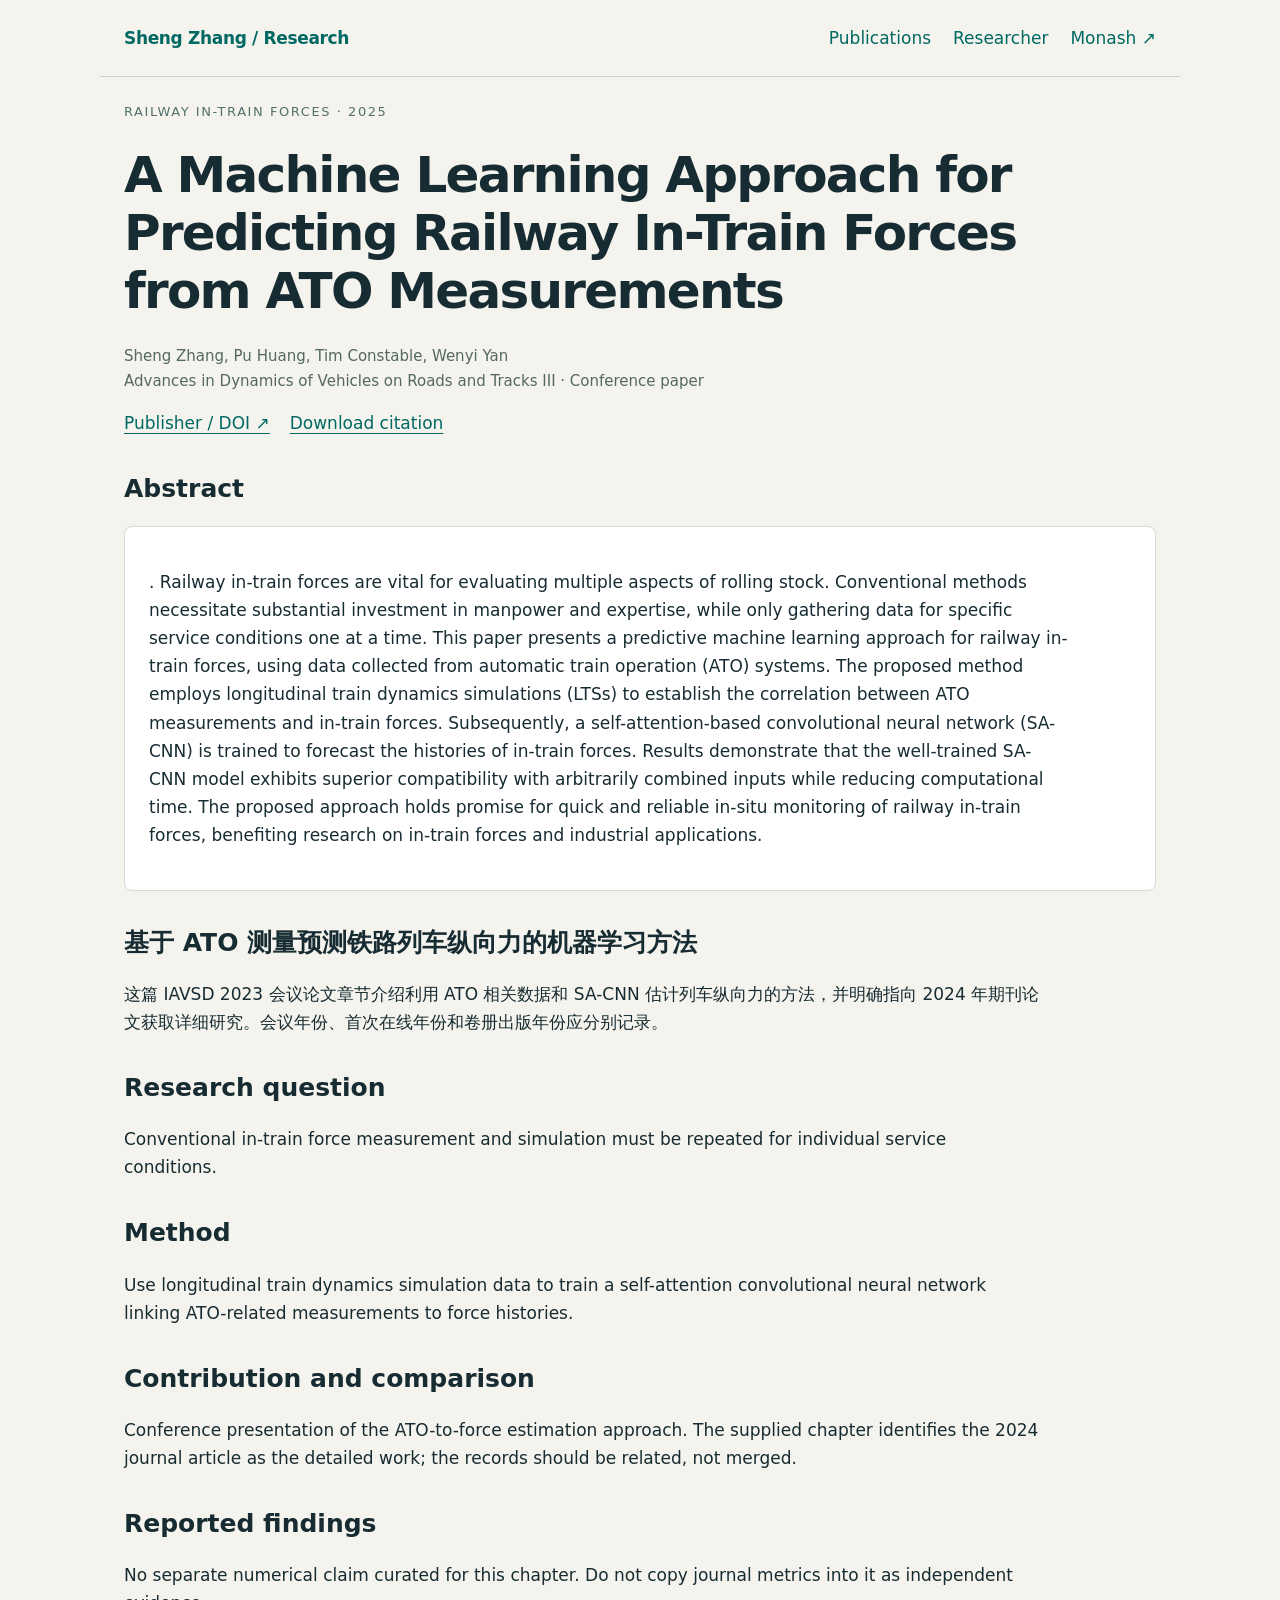
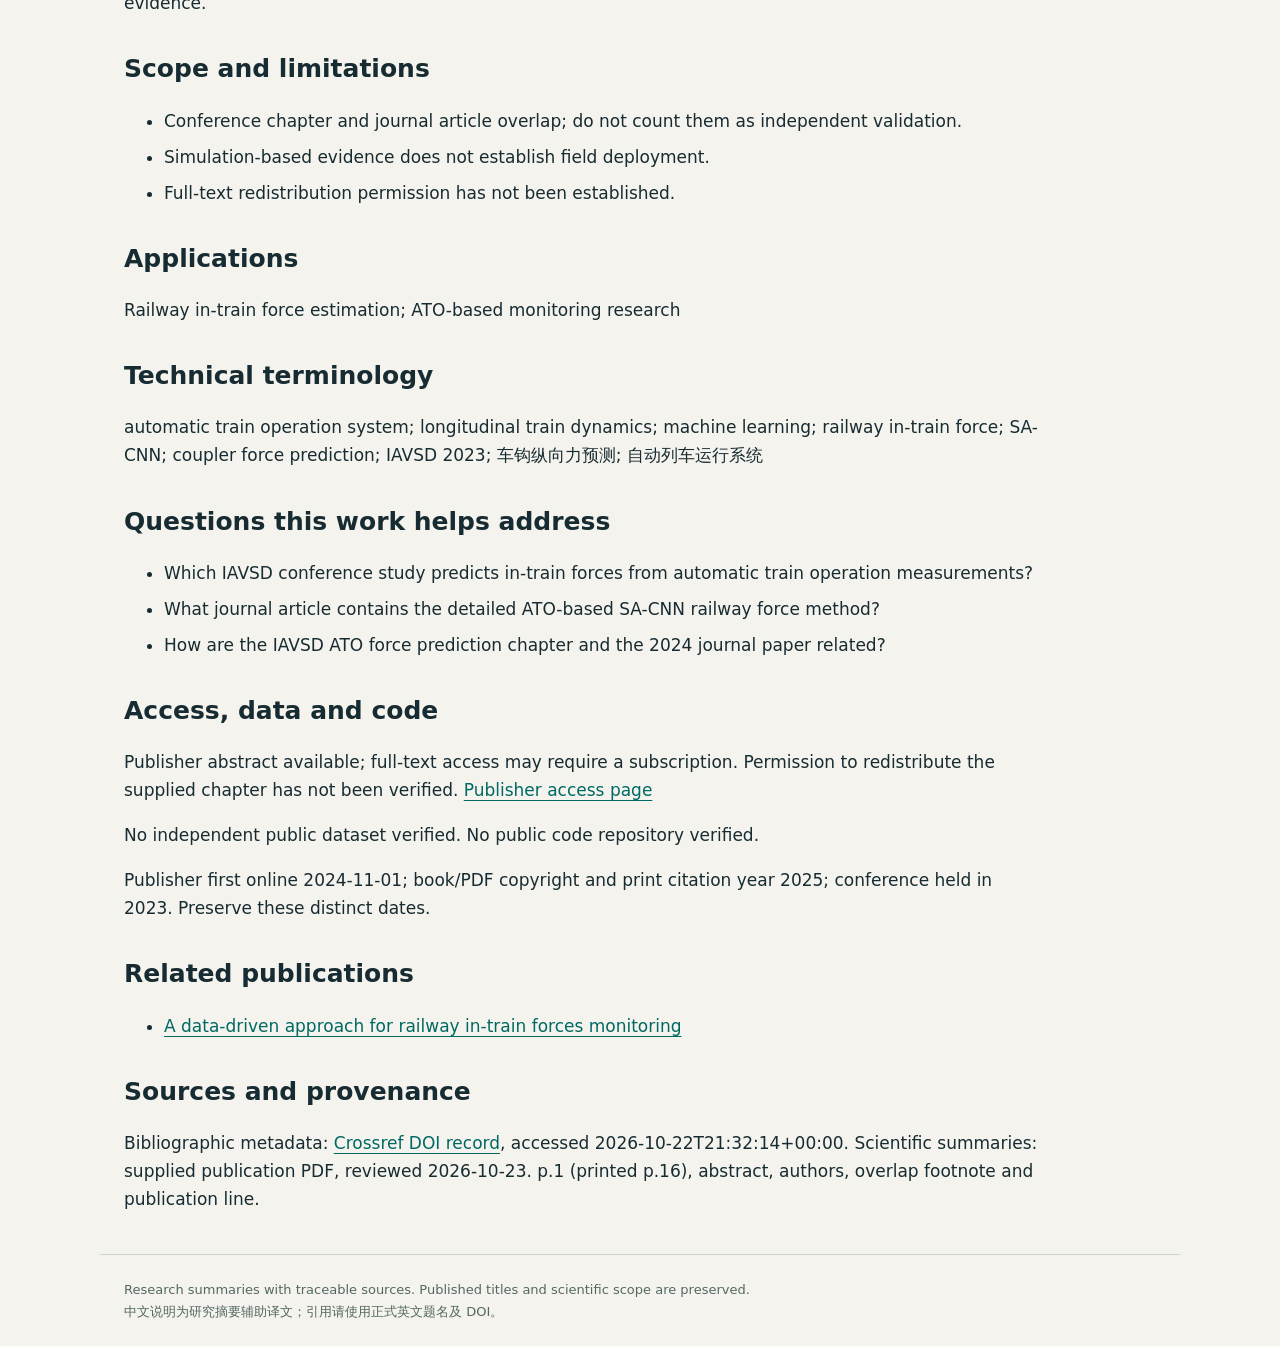
<file: papers/iavsd-ato-force-prediction/index.html>
<!doctype html><html lang="en"><head><meta charset="utf-8"><meta name="viewport" content="width=device-width,initial-scale=1"><title>A Machine Learning Approach for Predicting Railway In-Train Forces from ATO Measurements | Sheng Zhang</title><meta name="description" content="A Machine Learning Approach for Predicting Railway In-Train Forces from ATO Measurements"><meta name="robots" content="index,follow"><link rel="canonical" href="https://lichtvonparadies.github.io/papers/iavsd-ato-force-prediction/index.html"><link rel="stylesheet" href="../../assets/style.css"><link rel="icon" href="../../assets/favicon.svg" type="image/svg+xml"><meta name="citation_title" content="A Machine Learning Approach for Predicting Railway In-Train Forces from ATO Measurements"><meta name="citation_author" content="Sheng Zhang"><meta name="citation_author" content="Pu Huang"><meta name="citation_author" content="Tim Constable"><meta name="citation_author" content="Wenyi Yan"><meta name="citation_publication_date" content="2025"><meta name="citation_doi" content="10.1007/978-3-031-66971-2_3"><meta name="citation_conference_title" content="Advances in Dynamics of Vehicles on Roads and Tracks III"><meta name="citation_firstpage" content="16"><script type="application/ld+json">{"@context": "https://schema.org", "@type": "ScholarlyArticle", "headline": "A Machine Learning Approach for Predicting Railway In-Train Forces from ATO Measurements", "identifier": "10.1007/978-3-031-66971-2_3", "sameAs": "https://doi.org/10.1007/978-3-031-66971-2_3", "datePublished": "2024-11-01", "author": [{"@type": "Person", "name": "Sheng Zhang", "sameAs": "https://orcid.org/0009-0003-6187-9004"}, {"@type": "Person", "name": "Pu Huang"}, {"@type": "Person", "name": "Tim Constable"}, {"@type": "Person", "name": "Wenyi Yan"}], "abstract": ". Railway in-train forces are vital for evaluating multiple aspects of rolling stock. Conventional methods necessitate substantial investment in manpower and expertise, while only gathering data for specific service conditions one at a time. This paper presents a predictive machine learning approach for railway in-train forces, using data collected from automatic train operation (ATO) systems. The proposed method employs longitudinal train dynamics simulations (LTSs) to establish the correlation between ATO measurements and in-train forces. Subsequently, a self-attention-based convolutional neural network (SA-CNN) is trained to forecast the histories of in-train forces. Results demonstrate that the well-trained SA-CNN model exhibits superior compatibility with arbitrarily combined inputs while reducing computational time. The proposed approach holds promise for quick and reliable in-situ monitoring of railway in-train forces, benefiting research on in-train forces and industrial applications.", "isPartOf": {"@type": "Book", "name": "Advances in Dynamics of Vehicles on Roads and Tracks III"}, "inLanguage": "en", "url": "https://lichtvonparadies.github.io/papers/iavsd-ato-force-prediction/index.html"}</script></head><body><a class="skip" href="#main">Skip to content</a><header><a class="brand" href="../../index.html">Sheng Zhang / Research</a><nav aria-label="Main navigation"><a href="../../index.html">Publications</a><a href="../../author.html">Researcher</a><a href="https://research.monash.edu/en/persons/sam-zhang/">Monash ↗</a></nav></header><main id="main"><div class="eyebrow">Railway in-train forces · 2025</div><h1>A Machine Learning Approach for Predicting Railway In-Train Forces from ATO Measurements</h1><p class="meta">Sheng Zhang, Pu Huang, Tim Constable, Wenyi Yan<br>Advances in Dynamics of Vehicles on Roads and Tracks III · Conference paper</p><div class="links"><a href="https://doi.org/10.1007/978-3-031-66971-2_3">Publisher / DOI ↗</a><a href="citation.bib">Download citation</a></div><h2>Abstract</h2><div class="abstract"><p>. Railway in-train forces are vital for evaluating multiple aspects of rolling stock. Conventional methods necessitate substantial investment in manpower and expertise, while only gathering data for specific service conditions one at a time. This paper presents a predictive machine learning approach for railway in-train forces, using data collected from automatic train operation (ATO) systems. The proposed method employs longitudinal train dynamics simulations (LTSs) to establish the correlation between ATO measurements and in-train forces. Subsequently, a self-attention-based convolutional neural network (SA-CNN) is trained to forecast the histories of in-train forces. Results demonstrate that the well-trained SA-CNN model exhibits superior compatibility with arbitrarily combined inputs while reducing computational time. The proposed approach holds promise for quick and reliable in-situ monitoring of railway in-train forces, benefiting research on in-train forces and industrial applications.</p></div><section lang="zh-CN"><h2>基于 ATO 测量预测铁路列车纵向力的机器学习方法</h2><p>这篇 IAVSD 2023 会议论文章节介绍利用 ATO 相关数据和 SA-CNN 估计列车纵向力的方法，并明确指向 2024 年期刊论文获取详细研究。会议年份、首次在线年份和卷册出版年份应分别记录。</p></section><h2>Research question</h2><p>Conventional in-train force measurement and simulation must be repeated for individual service conditions.</p><h2>Method</h2><p>Use longitudinal train dynamics simulation data to train a self-attention convolutional neural network linking ATO-related measurements to force histories.</p><h2>Contribution and comparison</h2><p>Conference presentation of the ATO-to-force estimation approach. The supplied chapter identifies the 2024 journal article as the detailed work; the records should be related, not merged.</p><h2>Reported findings</h2><p>No separate numerical claim curated for this chapter. Do not copy journal metrics into it as independent evidence.</p><h2>Scope and limitations</h2><ul><li>Conference chapter and journal article overlap; do not count them as independent validation.</li><li>Simulation-based evidence does not establish field deployment.</li><li>Full-text redistribution permission has not been established.</li></ul><h2>Applications</h2><p>Railway in-train force estimation; ATO-based monitoring research</p><h2>Technical terminology</h2><p>automatic train operation system; longitudinal train dynamics; machine learning; railway in-train force; SA-CNN; coupler force prediction; IAVSD 2023; 车钩纵向力预测; 自动列车运行系统</p><h2>Questions this work helps address</h2><ul><li>Which IAVSD conference study predicts in-train forces from automatic train operation measurements?</li><li>What journal article contains the detailed ATO-based SA-CNN railway force method?</li><li>How are the IAVSD ATO force prediction chapter and the 2024 journal paper related?</li></ul><h2>Access, data and code</h2><p>Publisher abstract available; full-text access may require a subscription. Permission to redistribute the supplied chapter has not been verified. <a href="https://link.springer.com/chapter/10.1007/978-3-031-66971-2_3">Publisher access page</a></p><p>No independent public dataset verified. No public code repository verified.</p><p>Publisher first online 2024-11-01; book/PDF copyright and print citation year 2025; conference held in 2023. Preserve these distinct dates.</p><h2>Related publications</h2><ul><li><a href="../ato-coupler-force-monitoring/index.html">A data-driven approach for railway in-train forces monitoring</a></li></ul><h2>Sources and provenance</h2><p>Bibliographic metadata: <a href="https://api.crossref.org/works/10.1007%2F978-3-031-66971-2_3">Crossref DOI record</a>, accessed 2026-10-22T21:32:14+00:00. Scientific summaries: supplied publication PDF, reviewed 2026-10-23. p.1 (printed p.16), abstract, authors, overlap footnote and publication line.</p></main><footer>Research summaries with traceable sources. Published titles and scientific scope are preserved.<br>中文说明为研究摘要辅助译文；引用请使用正式英文题名及 DOI。</footer></body></html>
</file>
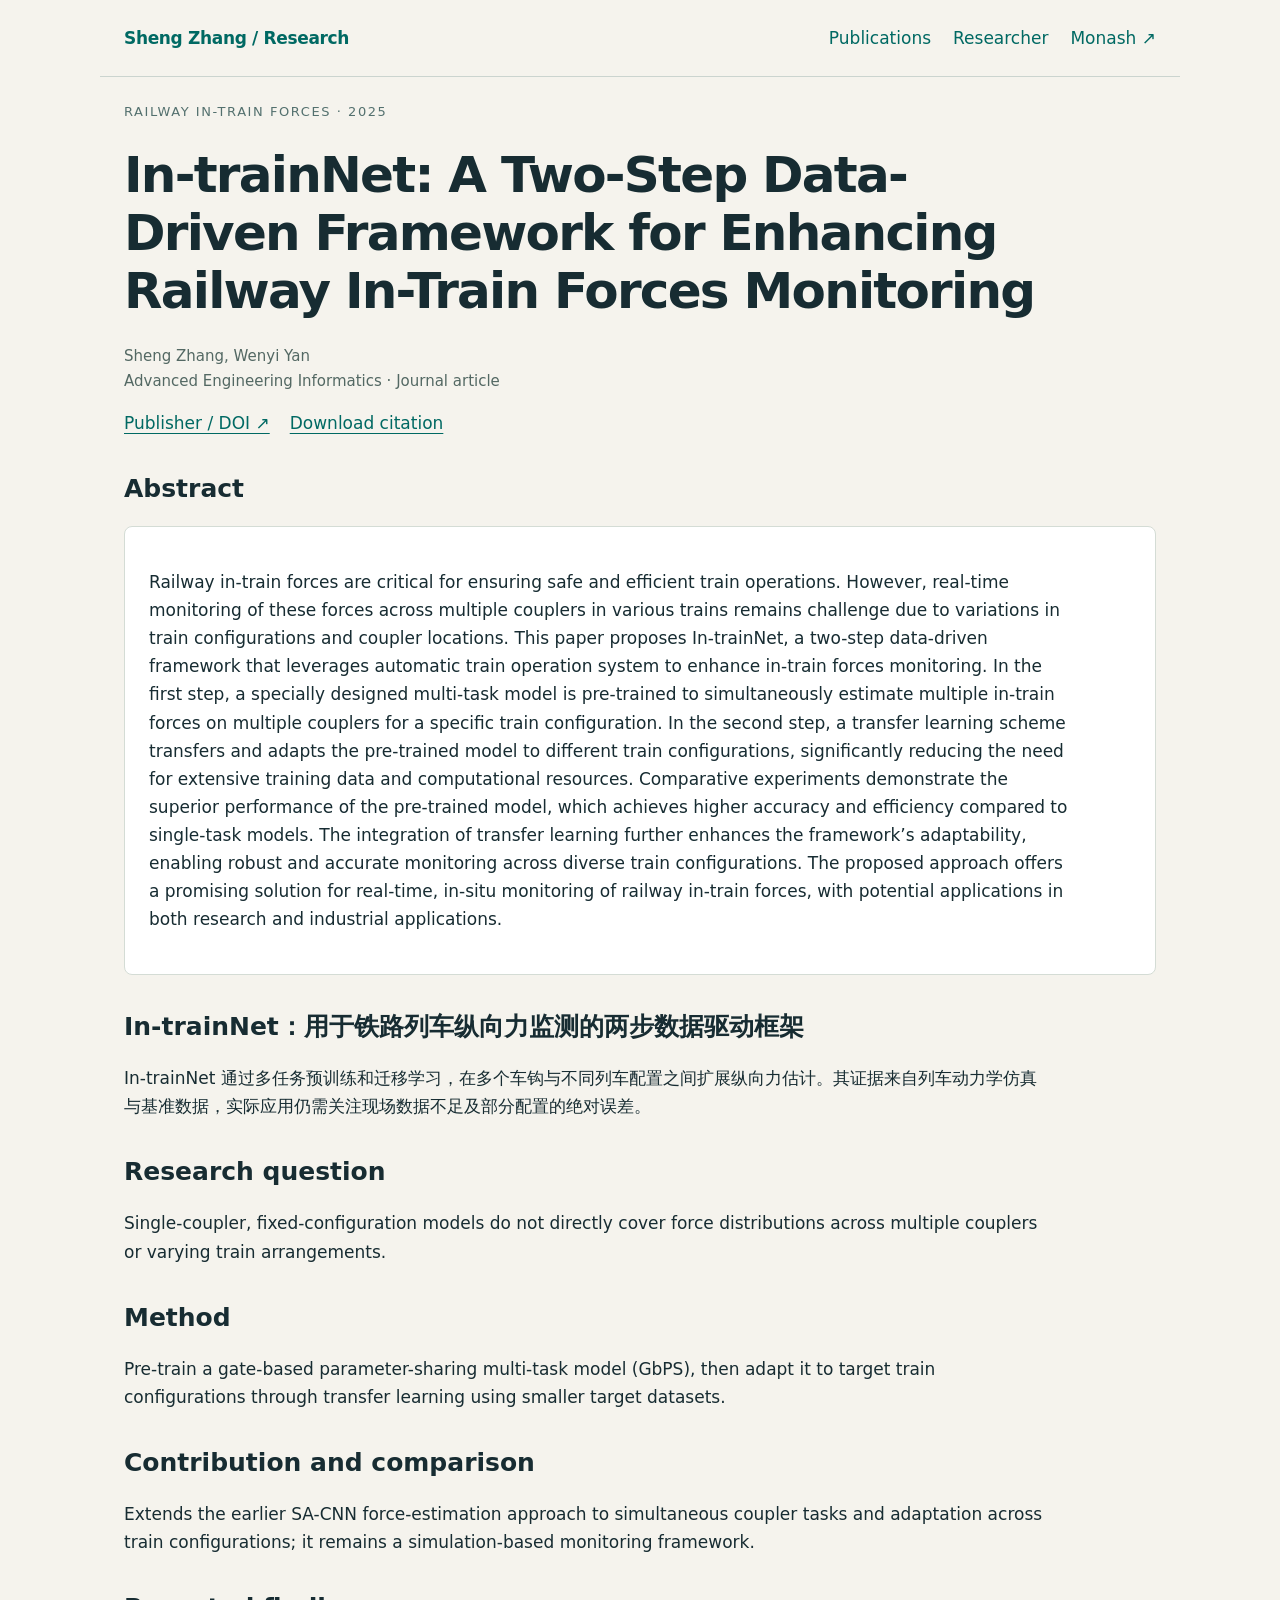
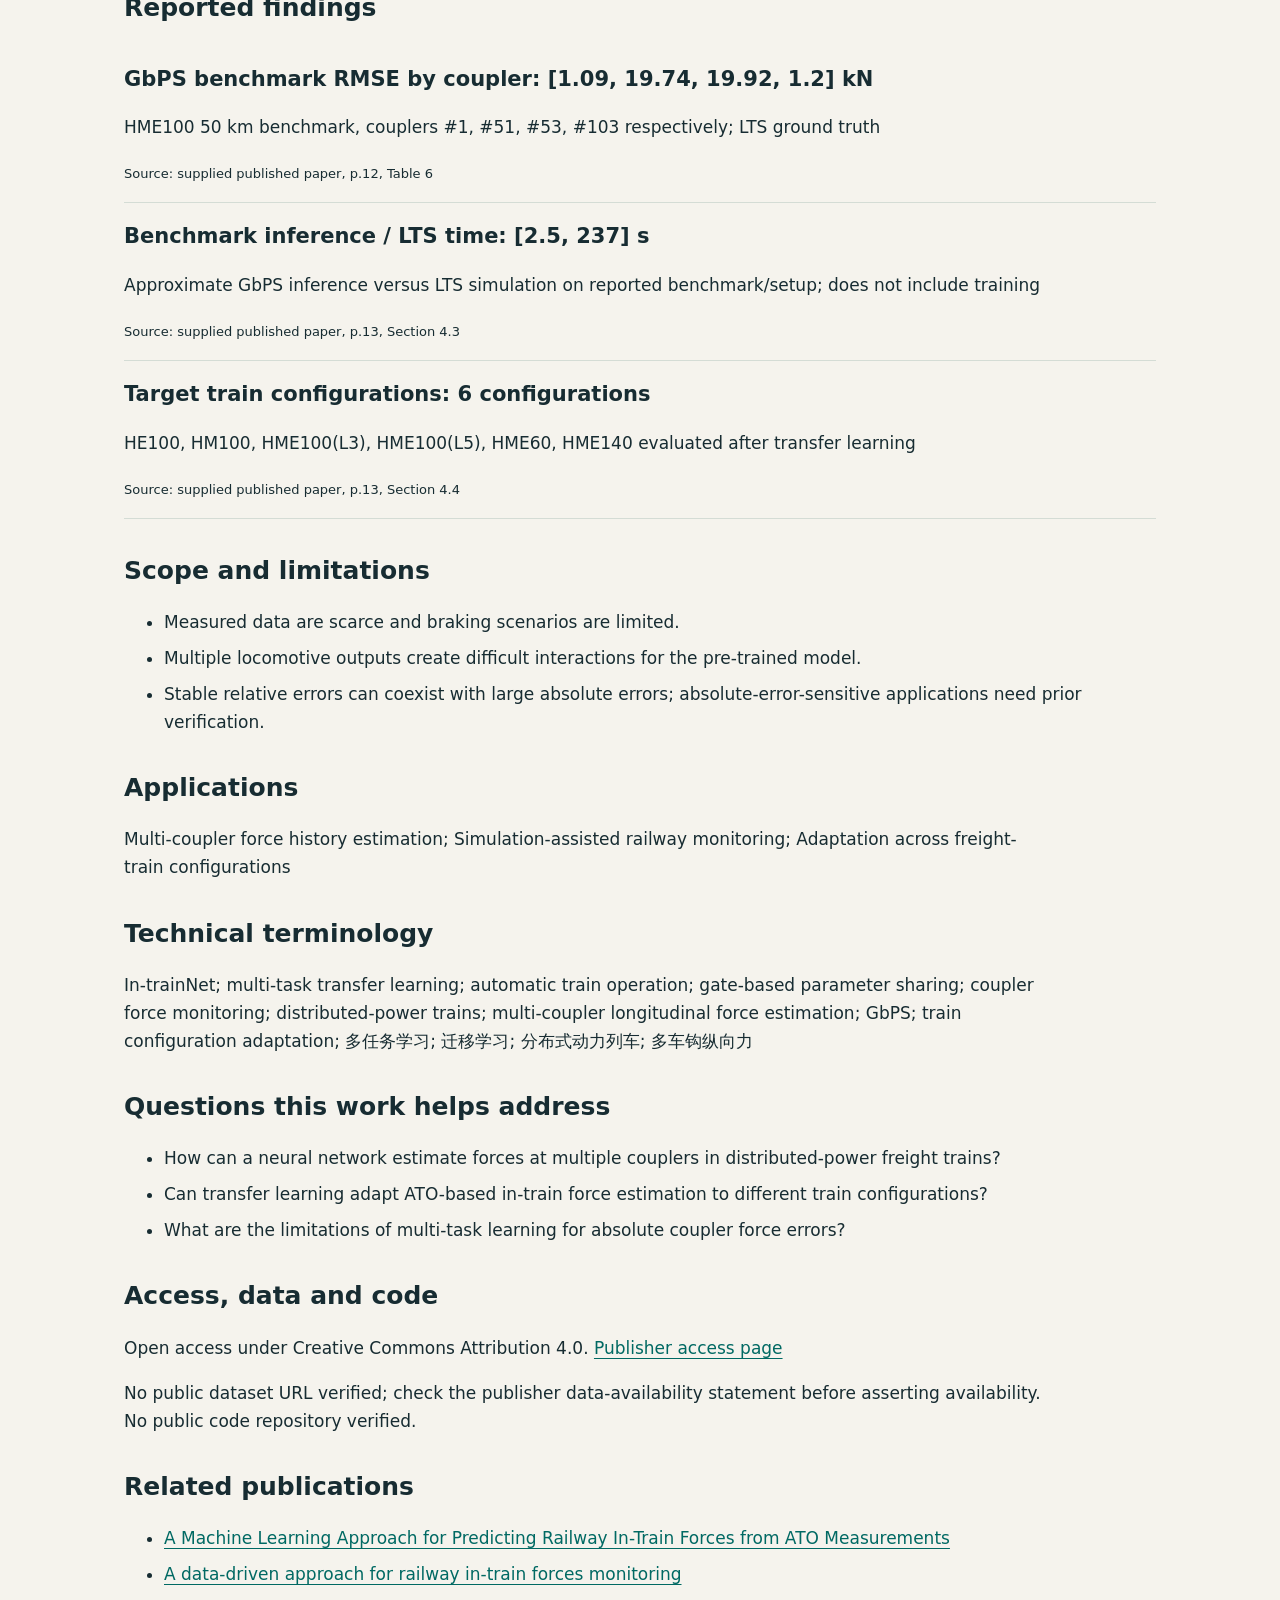
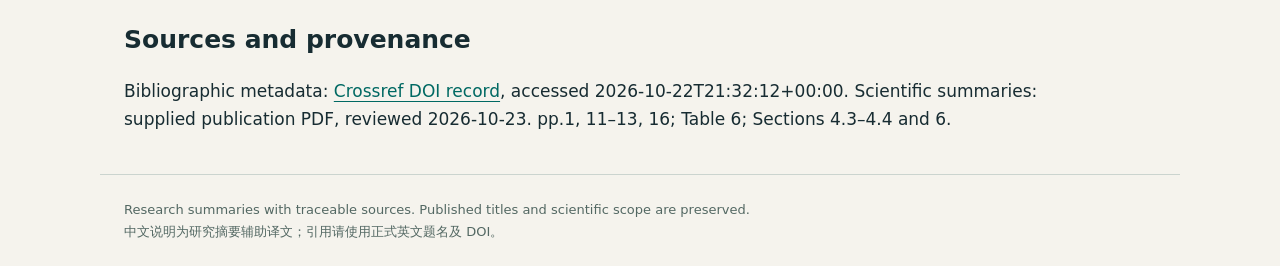
<file: papers/in-trainnet/index.html>
<!doctype html><html lang="en"><head><meta charset="utf-8"><meta name="viewport" content="width=device-width,initial-scale=1"><title>In-trainNet: A Two-Step Data-Driven Framework for Enhancing Railway In-Train Forces Monitoring | Sheng Zhang</title><meta name="description" content="In-trainNet: A Two-Step Data-Driven Framework for Enhancing Railway In-Train Forces Monitoring"><meta name="robots" content="index,follow"><link rel="canonical" href="https://lichtvonparadies.github.io/papers/in-trainnet/index.html"><link rel="stylesheet" href="../../assets/style.css"><link rel="icon" href="../../assets/favicon.svg" type="image/svg+xml"><meta name="citation_title" content="In-trainNet: A Two-Step Data-Driven Framework for Enhancing Railway In-Train Forces Monitoring"><meta name="citation_author" content="Sheng Zhang"><meta name="citation_author" content="Wenyi Yan"><meta name="citation_publication_date" content="2025"><meta name="citation_doi" content="10.1016/j.aei.2025.103352"><meta name="citation_journal_title" content="Advanced Engineering Informatics"><meta name="citation_volume" content="65"><meta name="citation_firstpage" content="103352"><script type="application/ld+json">{"@context": "https://schema.org", "@type": "ScholarlyArticle", "headline": "In-trainNet: A Two-Step Data-Driven Framework for Enhancing Railway In-Train Forces Monitoring", "identifier": "10.1016/j.aei.2025.103352", "sameAs": "https://doi.org/10.1016/j.aei.2025.103352", "datePublished": "2025-04-12", "author": [{"@type": "Person", "name": "Sheng Zhang", "sameAs": "https://orcid.org/0009-0003-6187-9004"}, {"@type": "Person", "name": "Wenyi Yan"}], "abstract": "Railway in-train forces are critical for ensuring safe and efficient train operations. However, real-time monitoring of these forces across multiple couplers in various trains remains challenge due to variations in train configurations and coupler locations. This paper proposes In-trainNet, a two-step data-driven framework that leverages automatic train operation system to enhance in-train forces monitoring. In the first step, a specially designed multi-task model is pre-trained to simultaneously estimate multiple in-train forces on multiple couplers for a specific train configuration. In the second step, a transfer learning scheme transfers and adapts the pre-trained model to different train configurations, significantly reducing the need for extensive training data and computational resources. Comparative experiments demonstrate the superior performance of the pre-trained model, which achieves higher accuracy and efficiency compared to single-task models. The integration of transfer learning further enhances the framework’s adaptability, enabling robust and accurate monitoring across diverse train configurations. The proposed approach offers a promising solution for real-time, in-situ monitoring of railway in-train forces, with potential applications in both research and industrial applications.", "isPartOf": {"@type": "Periodical", "name": "Advanced Engineering Informatics"}, "inLanguage": "en", "url": "https://lichtvonparadies.github.io/papers/in-trainnet/index.html", "license": "https://creativecommons.org/licenses/by/4.0/"}</script></head><body><a class="skip" href="#main">Skip to content</a><header><a class="brand" href="../../index.html">Sheng Zhang / Research</a><nav aria-label="Main navigation"><a href="../../index.html">Publications</a><a href="../../author.html">Researcher</a><a href="https://research.monash.edu/en/persons/sam-zhang/">Monash ↗</a></nav></header><main id="main"><div class="eyebrow">Railway in-train forces · 2025</div><h1>In-trainNet: A Two-Step Data-Driven Framework for Enhancing Railway In-Train Forces Monitoring</h1><p class="meta">Sheng Zhang, Wenyi Yan<br>Advanced Engineering Informatics · Journal article</p><div class="links"><a href="https://doi.org/10.1016/j.aei.2025.103352">Publisher / DOI ↗</a><a href="citation.bib">Download citation</a></div><h2>Abstract</h2><div class="abstract"><p>Railway in-train forces are critical for ensuring safe and efficient train operations. However, real-time monitoring of these forces across multiple couplers in various trains remains challenge due to variations in train configurations and coupler locations. This paper proposes In-trainNet, a two-step data-driven framework that leverages automatic train operation system to enhance in-train forces monitoring. In the first step, a specially designed multi-task model is pre-trained to simultaneously estimate multiple in-train forces on multiple couplers for a specific train configuration. In the second step, a transfer learning scheme transfers and adapts the pre-trained model to different train configurations, significantly reducing the need for extensive training data and computational resources. Comparative experiments demonstrate the superior performance of the pre-trained model, which achieves higher accuracy and efficiency compared to single-task models. The integration of transfer learning further enhances the framework’s adaptability, enabling robust and accurate monitoring across diverse train configurations. The proposed approach offers a promising solution for real-time, in-situ monitoring of railway in-train forces, with potential applications in both research and industrial applications.</p></div><section lang="zh-CN"><h2>In-trainNet：用于铁路列车纵向力监测的两步数据驱动框架</h2><p>In-trainNet 通过多任务预训练和迁移学习，在多个车钩与不同列车配置之间扩展纵向力估计。其证据来自列车动力学仿真与基准数据，实际应用仍需关注现场数据不足及部分配置的绝对误差。</p></section><h2>Research question</h2><p>Single-coupler, fixed-configuration models do not directly cover force distributions across multiple couplers or varying train arrangements.</p><h2>Method</h2><p>Pre-train a gate-based parameter-sharing multi-task model (GbPS), then adapt it to target train configurations through transfer learning using smaller target datasets.</p><h2>Contribution and comparison</h2><p>Extends the earlier SA-CNN force-estimation approach to simultaneous coupler tasks and adaptation across train configurations; it remains a simulation-based monitoring framework.</p><h2>Reported findings</h2><div class="finding"><strong>GbPS benchmark RMSE by coupler: [1.09, 19.74, 19.92, 1.2] kN</strong><p>HME100 50 km benchmark, couplers #1, #51, #53, #103 respectively; LTS ground truth</p><small>Source: supplied published paper, p.12, Table 6</small></div><div class="finding"><strong>Benchmark inference / LTS time: [2.5, 237] s</strong><p>Approximate GbPS inference versus LTS simulation on reported benchmark/setup; does not include training</p><small>Source: supplied published paper, p.13, Section 4.3</small></div><div class="finding"><strong>Target train configurations: 6 configurations</strong><p>HE100, HM100, HME100(L3), HME100(L5), HME60, HME140 evaluated after transfer learning</p><small>Source: supplied published paper, p.13, Section 4.4</small></div><h2>Scope and limitations</h2><ul><li>Measured data are scarce and braking scenarios are limited.</li><li>Multiple locomotive outputs create difficult interactions for the pre-trained model.</li><li>Stable relative errors can coexist with large absolute errors; absolute-error-sensitive applications need prior verification.</li></ul><h2>Applications</h2><p>Multi-coupler force history estimation; Simulation-assisted railway monitoring; Adaptation across freight-train configurations</p><h2>Technical terminology</h2><p>In-trainNet; multi-task transfer learning; automatic train operation; gate-based parameter sharing; coupler force monitoring; distributed-power trains; multi-coupler longitudinal force estimation; GbPS; train configuration adaptation; 多任务学习; 迁移学习; 分布式动力列车; 多车钩纵向力</p><h2>Questions this work helps address</h2><ul><li>How can a neural network estimate forces at multiple couplers in distributed-power freight trains?</li><li>Can transfer learning adapt ATO-based in-train force estimation to different train configurations?</li><li>What are the limitations of multi-task learning for absolute coupler force errors?</li></ul><h2>Access, data and code</h2><p>Open access under Creative Commons Attribution 4.0. <a href="https://www.sciencedirect.com/science/article/pii/S1474034625002459">Publisher access page</a></p><p>No public dataset URL verified; check the publisher data-availability statement before asserting availability. No public code repository verified.</p><h2>Related publications</h2><ul><li><a href="../iavsd-ato-force-prediction/index.html">A Machine Learning Approach for Predicting Railway In-Train Forces from ATO Measurements</a></li><li><a href="../ato-coupler-force-monitoring/index.html">A data-driven approach for railway in-train forces monitoring</a></li></ul><h2>Sources and provenance</h2><p>Bibliographic metadata: <a href="https://api.crossref.org/works/10.1016%2Fj.aei.2025.103352">Crossref DOI record</a>, accessed 2026-10-22T21:32:12+00:00. Scientific summaries: supplied publication PDF, reviewed 2026-10-23. pp.1, 11–13, 16; Table 6; Sections 4.3–4.4 and 6.</p></main><footer>Research summaries with traceable sources. Published titles and scientific scope are preserved.<br>中文说明为研究摘要辅助译文；引用请使用正式英文题名及 DOI。</footer></body></html>
</file>
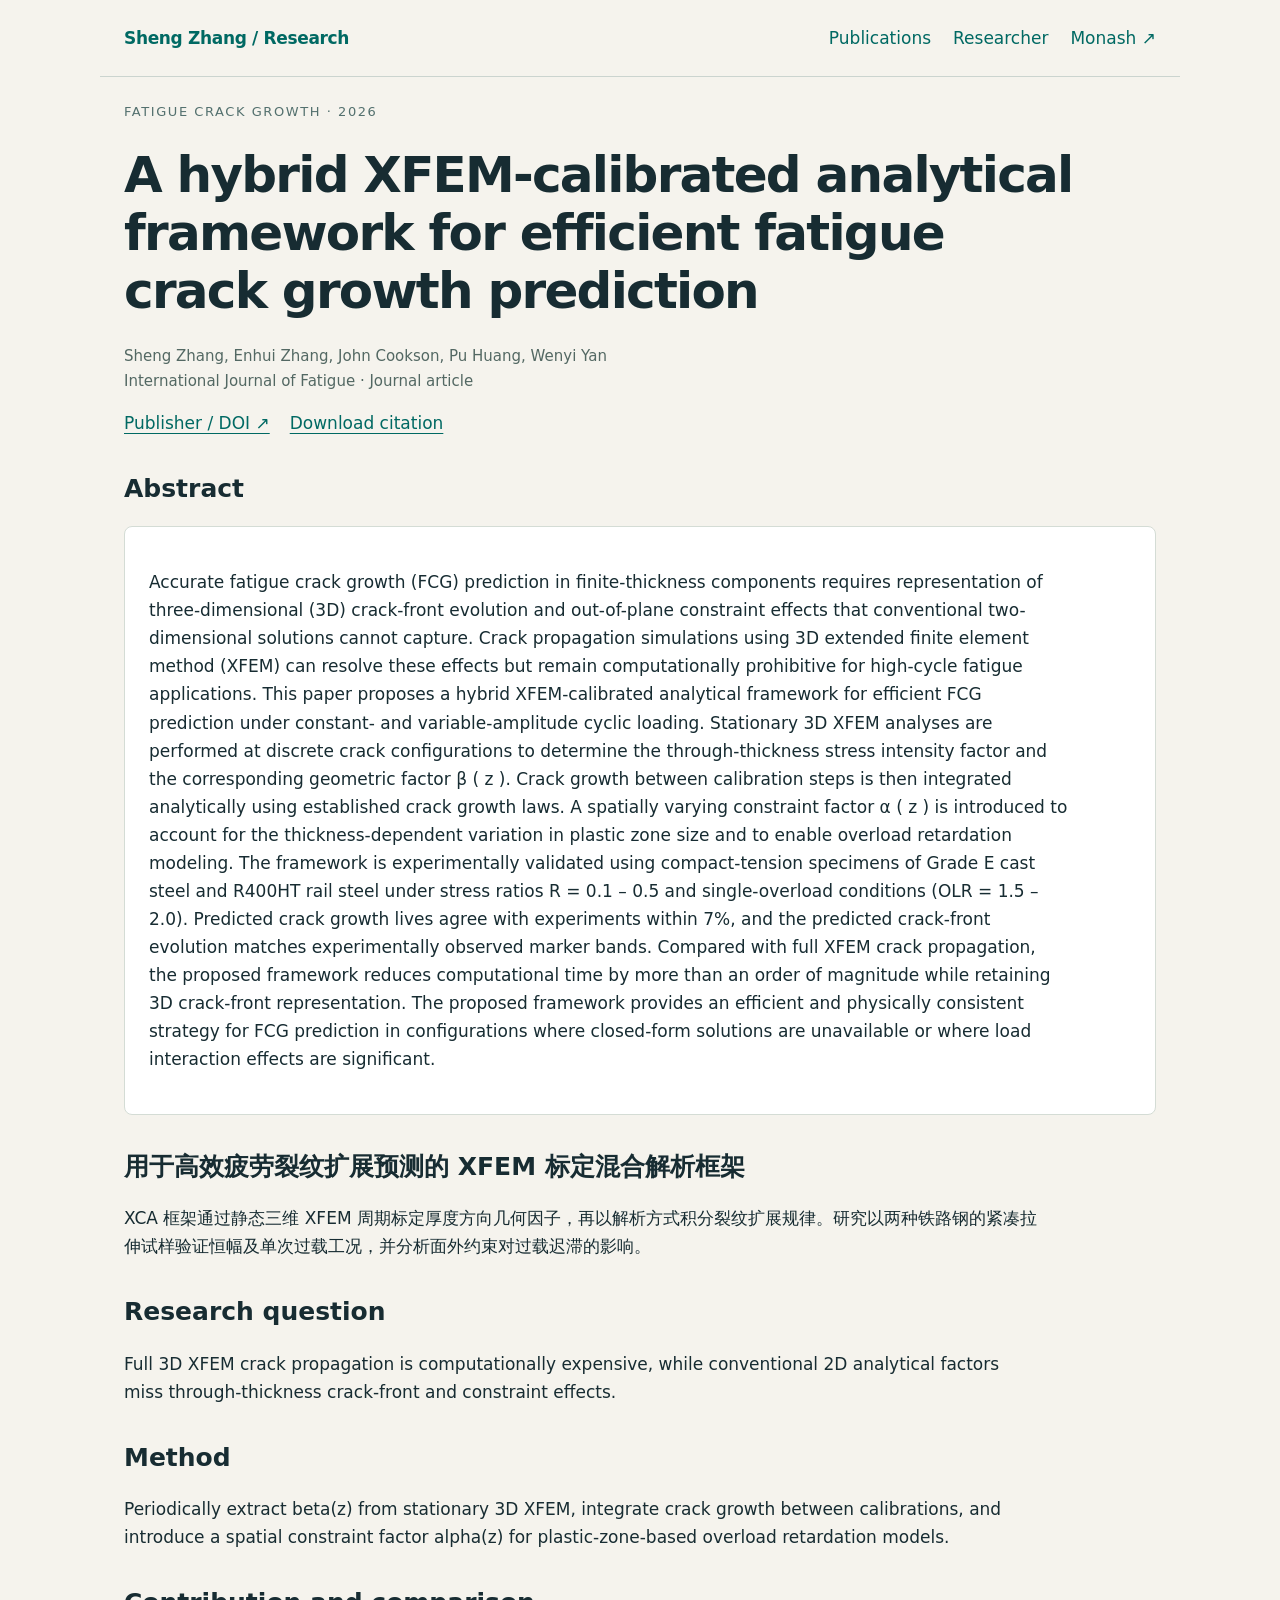
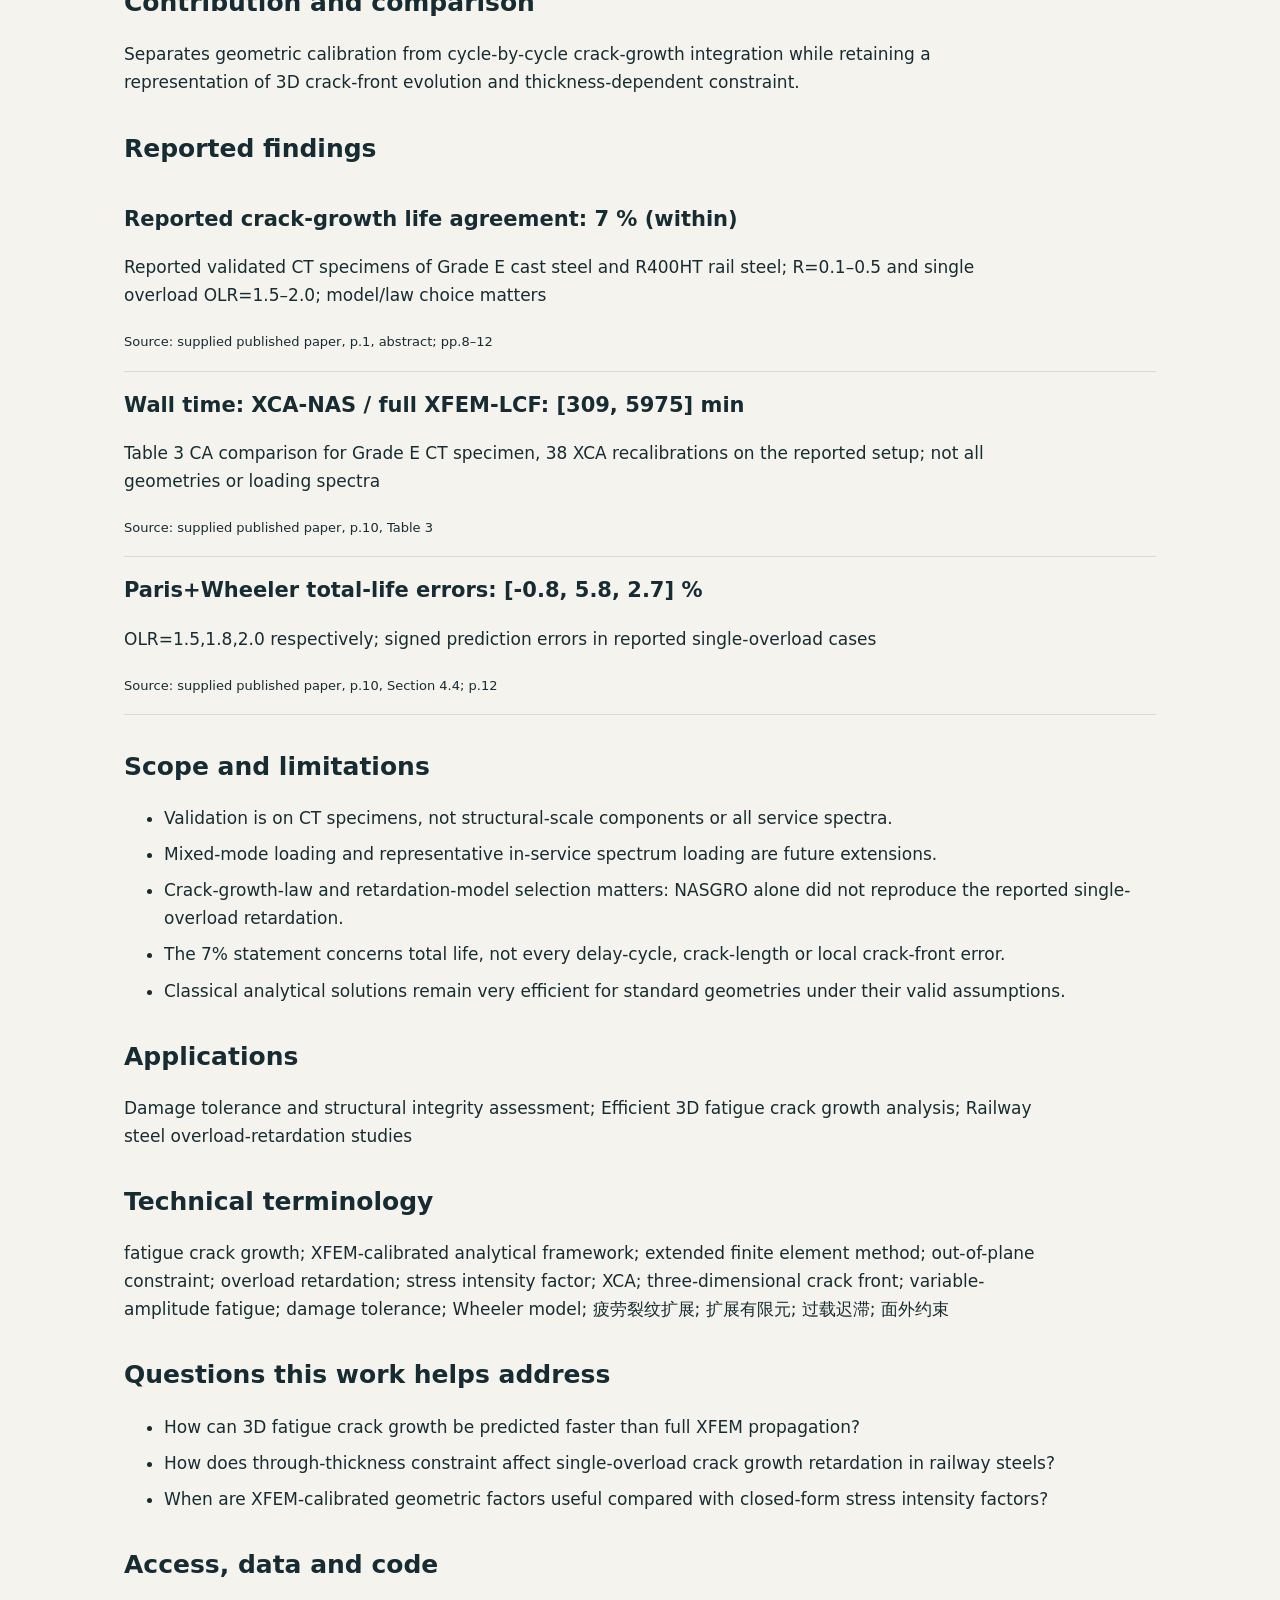
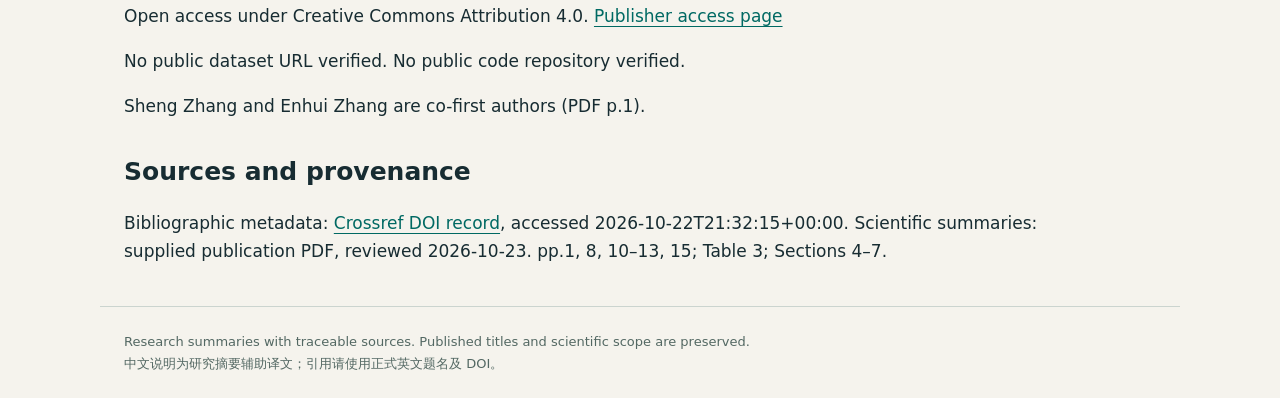
<file: papers/xfem-calibrated-fatigue-crack-growth/index.html>
<!doctype html><html lang="en"><head><meta charset="utf-8"><meta name="viewport" content="width=device-width,initial-scale=1"><title>A hybrid XFEM-calibrated analytical framework for efficient fatigue crack growth prediction | Sheng Zhang</title><meta name="description" content="A hybrid XFEM-calibrated analytical framework for efficient fatigue crack growth prediction"><meta name="robots" content="index,follow"><link rel="canonical" href="https://lichtvonparadies.github.io/papers/xfem-calibrated-fatigue-crack-growth/index.html"><link rel="stylesheet" href="../../assets/style.css"><link rel="icon" href="../../assets/favicon.svg" type="image/svg+xml"><meta name="citation_title" content="A hybrid XFEM-calibrated analytical framework for efficient fatigue crack growth prediction"><meta name="citation_author" content="Sheng Zhang"><meta name="citation_author" content="Enhui Zhang"><meta name="citation_author" content="John Cookson"><meta name="citation_author" content="Pu Huang"><meta name="citation_author" content="Wenyi Yan"><meta name="citation_publication_date" content="2026"><meta name="citation_doi" content="10.1016/j.ijfatigue.2026.109682"><meta name="citation_journal_title" content="International Journal of Fatigue"><meta name="citation_volume" content="210"><meta name="citation_firstpage" content="109682"><script type="application/ld+json">{"@context": "https://schema.org", "@type": "ScholarlyArticle", "headline": "A hybrid XFEM-calibrated analytical framework for efficient fatigue crack growth prediction", "identifier": "10.1016/j.ijfatigue.2026.109682", "sameAs": "https://doi.org/10.1016/j.ijfatigue.2026.109682", "datePublished": "2026-04-19", "author": [{"@type": "Person", "name": "Sheng Zhang", "sameAs": "https://orcid.org/0009-0003-6187-9004"}, {"@type": "Person", "name": "Enhui Zhang"}, {"@type": "Person", "name": "John Cookson"}, {"@type": "Person", "name": "Pu Huang"}, {"@type": "Person", "name": "Wenyi Yan"}], "abstract": "Accurate fatigue crack growth (FCG) prediction in finite-thickness components requires representation of three-dimensional (3D) crack-front evolution and out-of-plane constraint effects that conventional two-dimensional solutions cannot capture. Crack propagation simulations using 3D extended finite element method (XFEM) can resolve these effects but remain computationally prohibitive for high-cycle fatigue applications. This paper proposes a hybrid XFEM-calibrated analytical framework for efficient FCG prediction under constant- and variable-amplitude cyclic loading. Stationary 3D XFEM analyses are performed at discrete crack configurations to determine the through-thickness stress intensity factor and the corresponding geometric factor β ( z ). Crack growth between calibration steps is then integrated analytically using established crack growth laws. A spatially varying constraint factor α ( z ) is introduced to account for the thickness-dependent variation in plastic zone size and to enable overload retardation modeling. The framework is experimentally validated using compact-tension specimens of Grade E cast steel and R400HT rail steel under stress ratios R = 0.1 – 0.5 and single-overload conditions (OLR = 1.5 – 2.0). Predicted crack growth lives agree with experiments within 7%, and the predicted crack-front evolution matches experimentally observed marker bands. Compared with full XFEM crack propagation, the proposed framework reduces computational time by more than an order of magnitude while retaining 3D crack-front representation. The proposed framework provides an efficient and physically consistent strategy for FCG prediction in configurations where closed-form solutions are unavailable or where load interaction effects are significant.", "isPartOf": {"@type": "Periodical", "name": "International Journal of Fatigue"}, "inLanguage": "en", "url": "https://lichtvonparadies.github.io/papers/xfem-calibrated-fatigue-crack-growth/index.html", "license": "https://creativecommons.org/licenses/by/4.0/"}</script></head><body><a class="skip" href="#main">Skip to content</a><header><a class="brand" href="../../index.html">Sheng Zhang / Research</a><nav aria-label="Main navigation"><a href="../../index.html">Publications</a><a href="../../author.html">Researcher</a><a href="https://research.monash.edu/en/persons/sam-zhang/">Monash ↗</a></nav></header><main id="main"><div class="eyebrow">Fatigue crack growth · 2026</div><h1>A hybrid XFEM-calibrated analytical framework for efficient fatigue crack growth prediction</h1><p class="meta">Sheng Zhang, Enhui Zhang, John Cookson, Pu Huang, Wenyi Yan<br>International Journal of Fatigue · Journal article</p><div class="links"><a href="https://doi.org/10.1016/j.ijfatigue.2026.109682">Publisher / DOI ↗</a><a href="citation.bib">Download citation</a></div><h2>Abstract</h2><div class="abstract"><p>Accurate fatigue crack growth (FCG) prediction in finite-thickness components requires representation of three-dimensional (3D) crack-front evolution and out-of-plane constraint effects that conventional two-dimensional solutions cannot capture. Crack propagation simulations using 3D extended finite element method (XFEM) can resolve these effects but remain computationally prohibitive for high-cycle fatigue applications. This paper proposes a hybrid XFEM-calibrated analytical framework for efficient FCG prediction under constant- and variable-amplitude cyclic loading. Stationary 3D XFEM analyses are performed at discrete crack configurations to determine the through-thickness stress intensity factor and the corresponding geometric factor β ( z ). Crack growth between calibration steps is then integrated analytically using established crack growth laws. A spatially varying constraint factor α ( z ) is introduced to account for the thickness-dependent variation in plastic zone size and to enable overload retardation modeling. The framework is experimentally validated using compact-tension specimens of Grade E cast steel and R400HT rail steel under stress ratios R = 0.1 – 0.5 and single-overload conditions (OLR = 1.5 – 2.0). Predicted crack growth lives agree with experiments within 7%, and the predicted crack-front evolution matches experimentally observed marker bands. Compared with full XFEM crack propagation, the proposed framework reduces computational time by more than an order of magnitude while retaining 3D crack-front representation. The proposed framework provides an efficient and physically consistent strategy for FCG prediction in configurations where closed-form solutions are unavailable or where load interaction effects are significant.</p></div><section lang="zh-CN"><h2>用于高效疲劳裂纹扩展预测的 XFEM 标定混合解析框架</h2><p>XCA 框架通过静态三维 XFEM 周期标定厚度方向几何因子，再以解析方式积分裂纹扩展规律。研究以两种铁路钢的紧凑拉伸试样验证恒幅及单次过载工况，并分析面外约束对过载迟滞的影响。</p></section><h2>Research question</h2><p>Full 3D XFEM crack propagation is computationally expensive, while conventional 2D analytical factors miss through-thickness crack-front and constraint effects.</p><h2>Method</h2><p>Periodically extract beta(z) from stationary 3D XFEM, integrate crack growth between calibrations, and introduce a spatial constraint factor alpha(z) for plastic-zone-based overload retardation models.</p><h2>Contribution and comparison</h2><p>Separates geometric calibration from cycle-by-cycle crack-growth integration while retaining a representation of 3D crack-front evolution and thickness-dependent constraint.</p><h2>Reported findings</h2><div class="finding"><strong>Reported crack-growth life agreement: 7 % (within)</strong><p>Reported validated CT specimens of Grade E cast steel and R400HT rail steel; R=0.1–0.5 and single overload OLR=1.5–2.0; model/law choice matters</p><small>Source: supplied published paper, p.1, abstract; pp.8–12</small></div><div class="finding"><strong>Wall time: XCA-NAS / full XFEM-LCF: [309, 5975] min</strong><p>Table 3 CA comparison for Grade E CT specimen, 38 XCA recalibrations on the reported setup; not all geometries or loading spectra</p><small>Source: supplied published paper, p.10, Table 3</small></div><div class="finding"><strong>Paris+Wheeler total-life errors: [-0.8, 5.8, 2.7] %</strong><p>OLR=1.5,1.8,2.0 respectively; signed prediction errors in reported single-overload cases</p><small>Source: supplied published paper, p.10, Section 4.4; p.12</small></div><h2>Scope and limitations</h2><ul><li>Validation is on CT specimens, not structural-scale components or all service spectra.</li><li>Mixed-mode loading and representative in-service spectrum loading are future extensions.</li><li>Crack-growth-law and retardation-model selection matters: NASGRO alone did not reproduce the reported single-overload retardation.</li><li>The 7% statement concerns total life, not every delay-cycle, crack-length or local crack-front error.</li><li>Classical analytical solutions remain very efficient for standard geometries under their valid assumptions.</li></ul><h2>Applications</h2><p>Damage tolerance and structural integrity assessment; Efficient 3D fatigue crack growth analysis; Railway steel overload-retardation studies</p><h2>Technical terminology</h2><p>fatigue crack growth; XFEM-calibrated analytical framework; extended finite element method; out-of-plane constraint; overload retardation; stress intensity factor; XCA; three-dimensional crack front; variable-amplitude fatigue; damage tolerance; Wheeler model; 疲劳裂纹扩展; 扩展有限元; 过载迟滞; 面外约束</p><h2>Questions this work helps address</h2><ul><li>How can 3D fatigue crack growth be predicted faster than full XFEM propagation?</li><li>How does through-thickness constraint affect single-overload crack growth retardation in railway steels?</li><li>When are XFEM-calibrated geometric factors useful compared with closed-form stress intensity factors?</li></ul><h2>Access, data and code</h2><p>Open access under Creative Commons Attribution 4.0. <a href="https://www.sciencedirect.com/science/article/pii/S0142112326002033">Publisher access page</a></p><p>No public dataset URL verified. No public code repository verified.</p><p>Sheng Zhang and Enhui Zhang are co-first authors (PDF p.1).</p><h2>Sources and provenance</h2><p>Bibliographic metadata: <a href="https://api.crossref.org/works/10.1016%2Fj.ijfatigue.2026.109682">Crossref DOI record</a>, accessed 2026-10-22T21:32:15+00:00. Scientific summaries: supplied publication PDF, reviewed 2026-10-23. pp.1, 8, 10–13, 15; Table 3; Sections 4–7.</p></main><footer>Research summaries with traceable sources. Published titles and scientific scope are preserved.<br>中文说明为研究摘要辅助译文；引用请使用正式英文题名及 DOI。</footer></body></html>
</file>
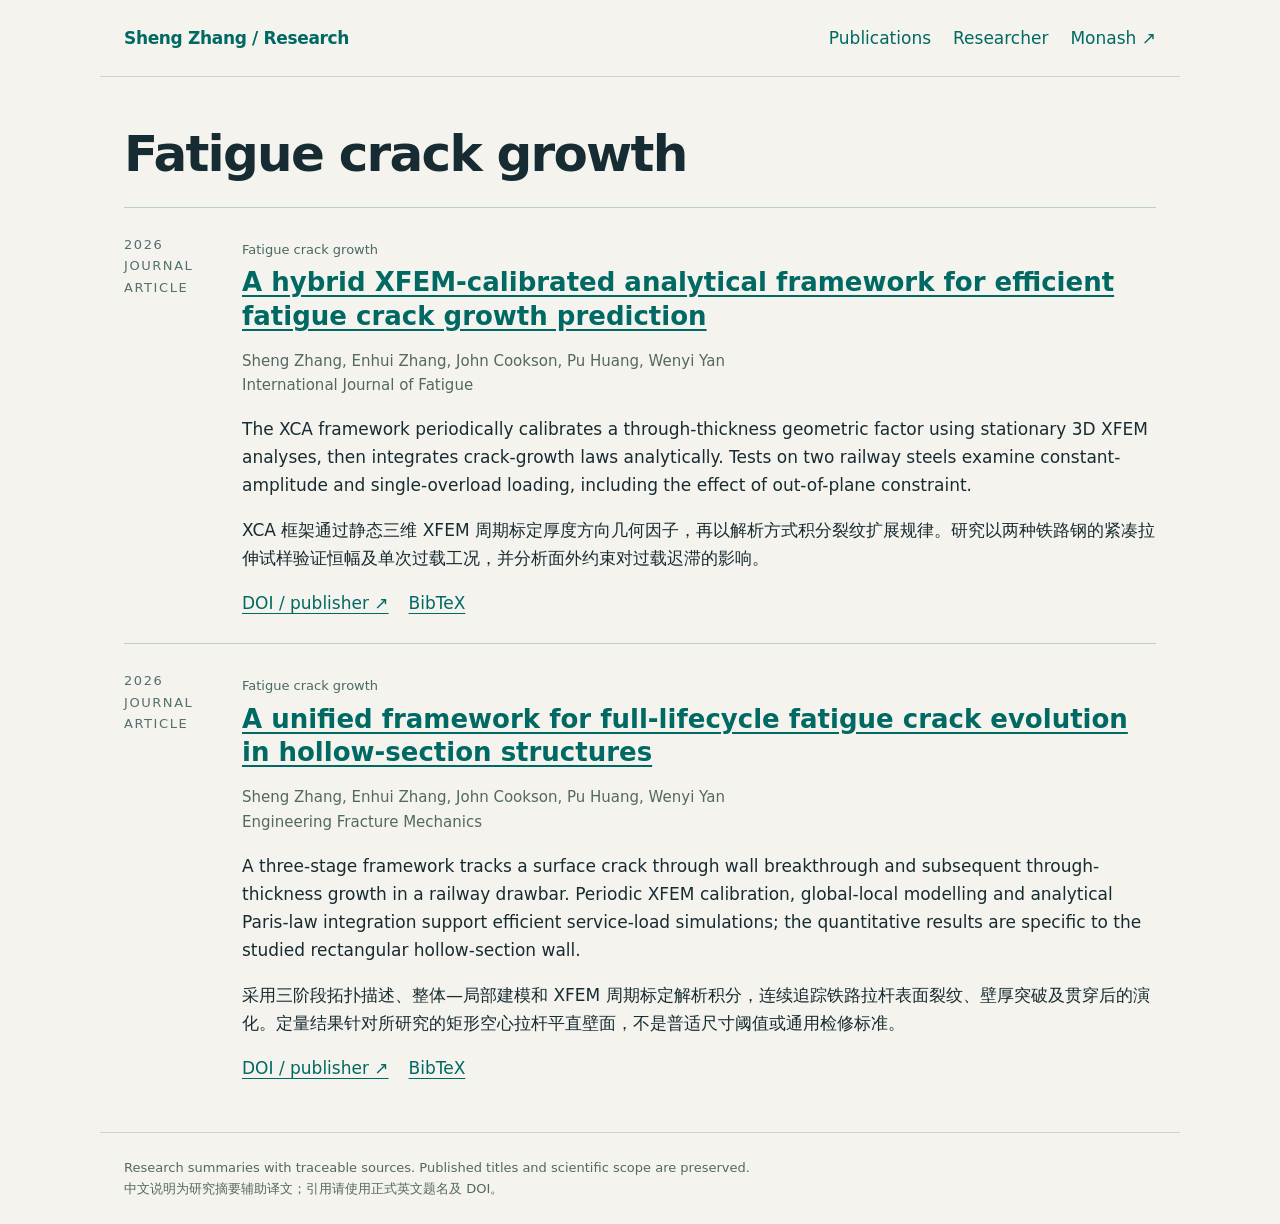
<file: topics/fatigue-crack-growth/index.html>
<!doctype html><html lang="en"><head><meta charset="utf-8"><meta name="viewport" content="width=device-width,initial-scale=1"><title>Fatigue crack growth | Sheng Zhang</title><meta name="description" content="Fatigue crack growth"><meta name="robots" content="index,follow"><link rel="canonical" href="https://lichtvonparadies.github.io/topics/fatigue-crack-growth/index.html"><link rel="stylesheet" href="../../assets/style.css"><link rel="icon" href="../../assets/favicon.svg" type="image/svg+xml"></head><body><a class="skip" href="#main">Skip to content</a><header><a class="brand" href="../../index.html">Sheng Zhang / Research</a><nav aria-label="Main navigation"><a href="../../index.html">Publications</a><a href="../../author.html">Researcher</a><a href="https://research.monash.edu/en/persons/sam-zhang/">Monash ↗</a></nav></header><main id="main"><h1>Fatigue crack growth</h1><article class="card"><div class="eyebrow">2026<br>Journal article</div><div><span class="tag">Fatigue crack growth</span><h2><a href="../../papers/xfem-calibrated-fatigue-crack-growth/index.html">A hybrid XFEM-calibrated analytical framework for efficient fatigue crack growth prediction</a></h2><p class="meta">Sheng Zhang, Enhui Zhang, John Cookson, Pu Huang, Wenyi Yan<br>International Journal of Fatigue</p><p>The XCA framework periodically calibrates a through-thickness geometric factor using stationary 3D XFEM analyses, then integrates crack-growth laws analytically. Tests on two railway steels examine constant-amplitude and single-overload loading, including the effect of out-of-plane constraint.</p><p lang="zh-CN">XCA 框架通过静态三维 XFEM 周期标定厚度方向几何因子，再以解析方式积分裂纹扩展规律。研究以两种铁路钢的紧凑拉伸试样验证恒幅及单次过载工况，并分析面外约束对过载迟滞的影响。</p><div class="links"><a href="https://doi.org/10.1016/j.ijfatigue.2026.109682">DOI / publisher ↗</a><a href="../../papers/xfem-calibrated-fatigue-crack-growth/citation.bib">BibTeX</a></div></div></article><article class="card"><div class="eyebrow">2026<br>Journal article</div><div><span class="tag">Fatigue crack growth</span><h2><a href="../../papers/full-lifecycle-fatigue-hollow-sections/index.html">A unified framework for full-lifecycle fatigue crack evolution in hollow-section structures</a></h2><p class="meta">Sheng Zhang, Enhui Zhang, John Cookson, Pu Huang, Wenyi Yan<br>Engineering Fracture Mechanics</p><p>A three-stage framework tracks a surface crack through wall breakthrough and subsequent through-thickness growth in a railway drawbar. Periodic XFEM calibration, global-local modelling and analytical Paris-law integration support efficient service-load simulations; the quantitative results are specific to the studied rectangular hollow-section wall.</p><p lang="zh-CN">采用三阶段拓扑描述、整体—局部建模和 XFEM 周期标定解析积分，连续追踪铁路拉杆表面裂纹、壁厚突破及贯穿后的演化。定量结果针对所研究的矩形空心拉杆平直壁面，不是普适尺寸阈值或通用检修标准。</p><div class="links"><a href="https://doi.org/10.1016/j.engfracmech.2026.112735">DOI / publisher ↗</a><a href="../../papers/full-lifecycle-fatigue-hollow-sections/citation.bib">BibTeX</a></div></div></article></main><footer>Research summaries with traceable sources. Published titles and scientific scope are preserved.<br>中文说明为研究摘要辅助译文；引用请使用正式英文题名及 DOI。</footer></body></html>
</file>
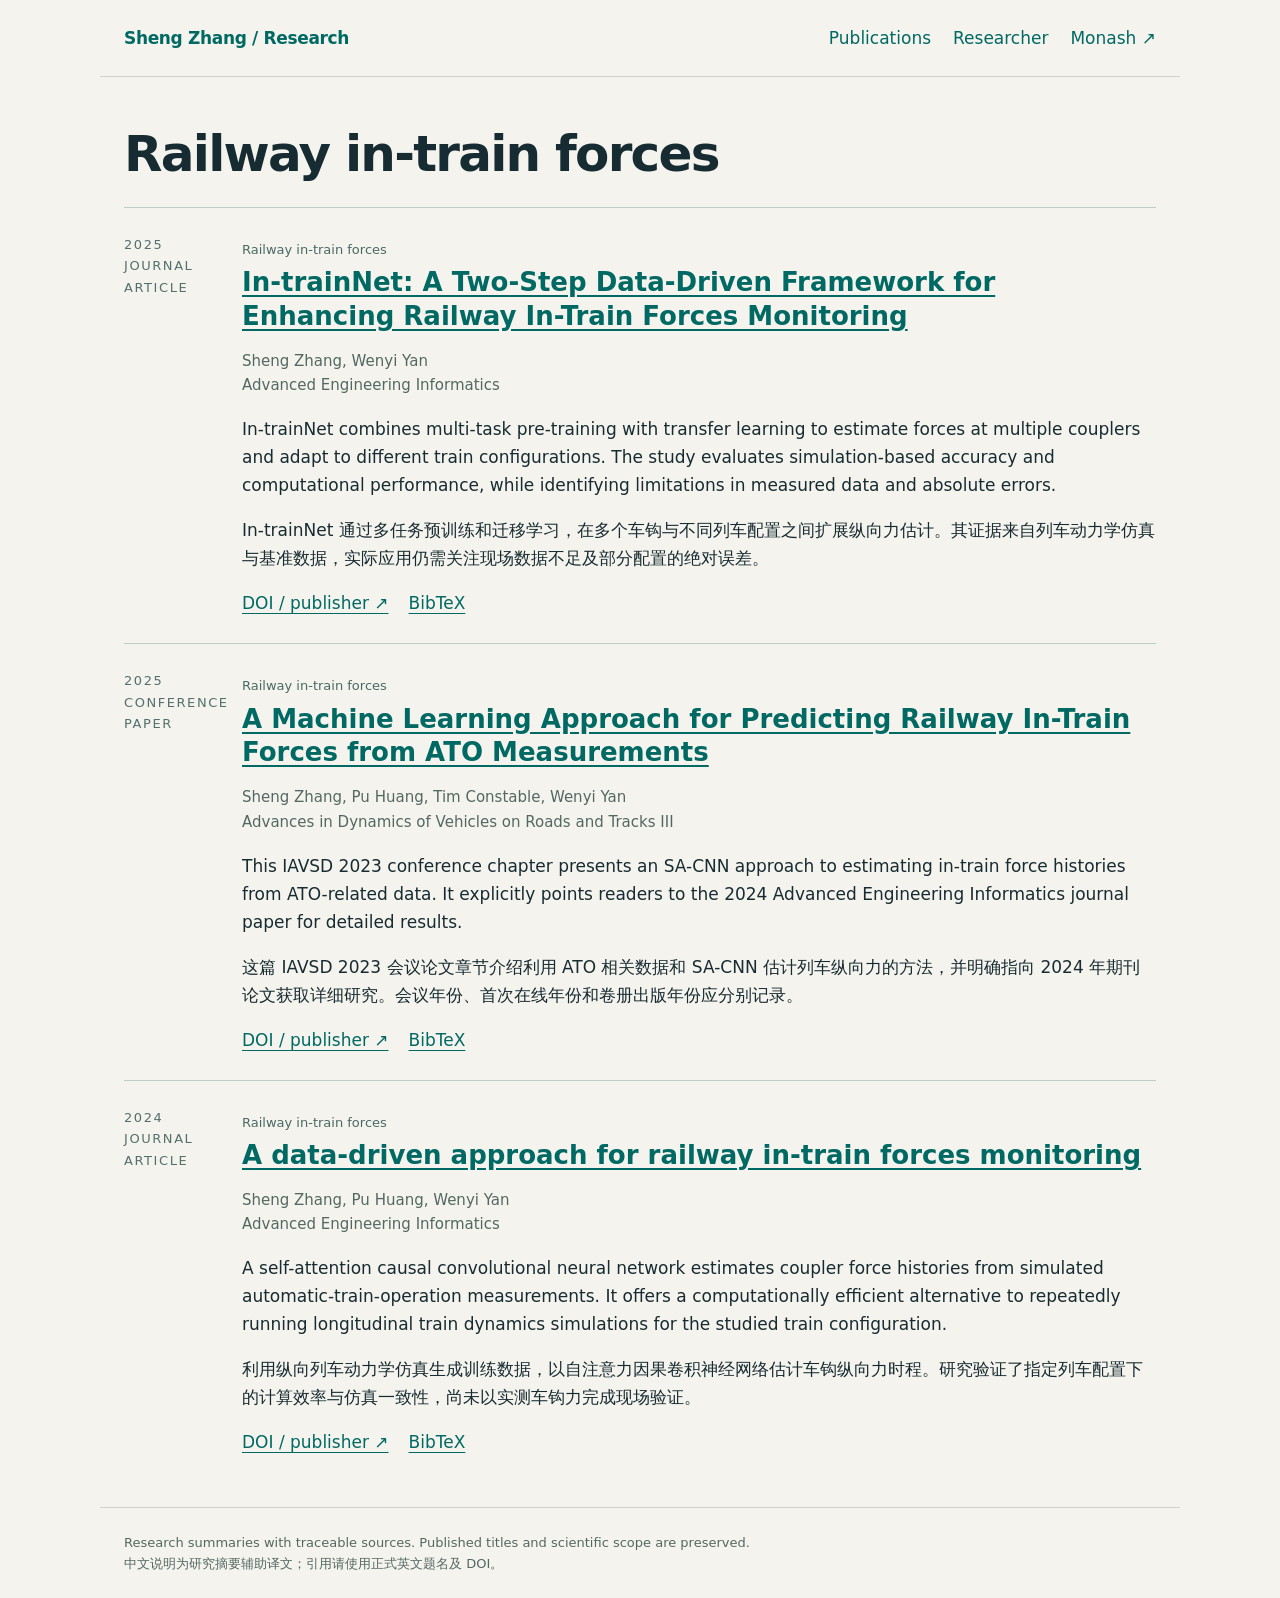
<file: topics/railway-in-train-forces/index.html>
<!doctype html><html lang="en"><head><meta charset="utf-8"><meta name="viewport" content="width=device-width,initial-scale=1"><title>Railway in-train forces | Sheng Zhang</title><meta name="description" content="Railway in-train forces"><meta name="robots" content="index,follow"><link rel="canonical" href="https://lichtvonparadies.github.io/topics/railway-in-train-forces/index.html"><link rel="stylesheet" href="../../assets/style.css"><link rel="icon" href="../../assets/favicon.svg" type="image/svg+xml"></head><body><a class="skip" href="#main">Skip to content</a><header><a class="brand" href="../../index.html">Sheng Zhang / Research</a><nav aria-label="Main navigation"><a href="../../index.html">Publications</a><a href="../../author.html">Researcher</a><a href="https://research.monash.edu/en/persons/sam-zhang/">Monash ↗</a></nav></header><main id="main"><h1>Railway in-train forces</h1><article class="card"><div class="eyebrow">2025<br>Journal article</div><div><span class="tag">Railway in-train forces</span><h2><a href="../../papers/in-trainnet/index.html">In-trainNet: A Two-Step Data-Driven Framework for Enhancing Railway In-Train Forces Monitoring</a></h2><p class="meta">Sheng Zhang, Wenyi Yan<br>Advanced Engineering Informatics</p><p>In-trainNet combines multi-task pre-training with transfer learning to estimate forces at multiple couplers and adapt to different train configurations. The study evaluates simulation-based accuracy and computational performance, while identifying limitations in measured data and absolute errors.</p><p lang="zh-CN">In-trainNet 通过多任务预训练和迁移学习，在多个车钩与不同列车配置之间扩展纵向力估计。其证据来自列车动力学仿真与基准数据，实际应用仍需关注现场数据不足及部分配置的绝对误差。</p><div class="links"><a href="https://doi.org/10.1016/j.aei.2025.103352">DOI / publisher ↗</a><a href="../../papers/in-trainnet/citation.bib">BibTeX</a></div></div></article><article class="card"><div class="eyebrow">2025<br>Conference paper</div><div><span class="tag">Railway in-train forces</span><h2><a href="../../papers/iavsd-ato-force-prediction/index.html">A Machine Learning Approach for Predicting Railway In-Train Forces from ATO Measurements</a></h2><p class="meta">Sheng Zhang, Pu Huang, Tim Constable, Wenyi Yan<br>Advances in Dynamics of Vehicles on Roads and Tracks III</p><p>This IAVSD 2023 conference chapter presents an SA-CNN approach to estimating in-train force histories from ATO-related data. It explicitly points readers to the 2024 Advanced Engineering Informatics journal paper for detailed results.</p><p lang="zh-CN">这篇 IAVSD 2023 会议论文章节介绍利用 ATO 相关数据和 SA-CNN 估计列车纵向力的方法，并明确指向 2024 年期刊论文获取详细研究。会议年份、首次在线年份和卷册出版年份应分别记录。</p><div class="links"><a href="https://doi.org/10.1007/978-3-031-66971-2_3">DOI / publisher ↗</a><a href="../../papers/iavsd-ato-force-prediction/citation.bib">BibTeX</a></div></div></article><article class="card"><div class="eyebrow">2024<br>Journal article</div><div><span class="tag">Railway in-train forces</span><h2><a href="../../papers/ato-coupler-force-monitoring/index.html">A data-driven approach for railway in-train forces monitoring</a></h2><p class="meta">Sheng Zhang, Pu Huang, Wenyi Yan<br>Advanced Engineering Informatics</p><p>A self-attention causal convolutional neural network estimates coupler force histories from simulated automatic-train-operation measurements. It offers a computationally efficient alternative to repeatedly running longitudinal train dynamics simulations for the studied train configuration.</p><p lang="zh-CN">利用纵向列车动力学仿真生成训练数据，以自注意力因果卷积神经网络估计车钩纵向力时程。研究验证了指定列车配置下的计算效率与仿真一致性，尚未以实测车钩力完成现场验证。</p><div class="links"><a href="https://doi.org/10.1016/j.aei.2023.102258">DOI / publisher ↗</a><a href="../../papers/ato-coupler-force-monitoring/citation.bib">BibTeX</a></div></div></article></main><footer>Research summaries with traceable sources. Published titles and scientific scope are preserved.<br>中文说明为研究摘要辅助译文；引用请使用正式英文题名及 DOI。</footer></body></html>
</file>
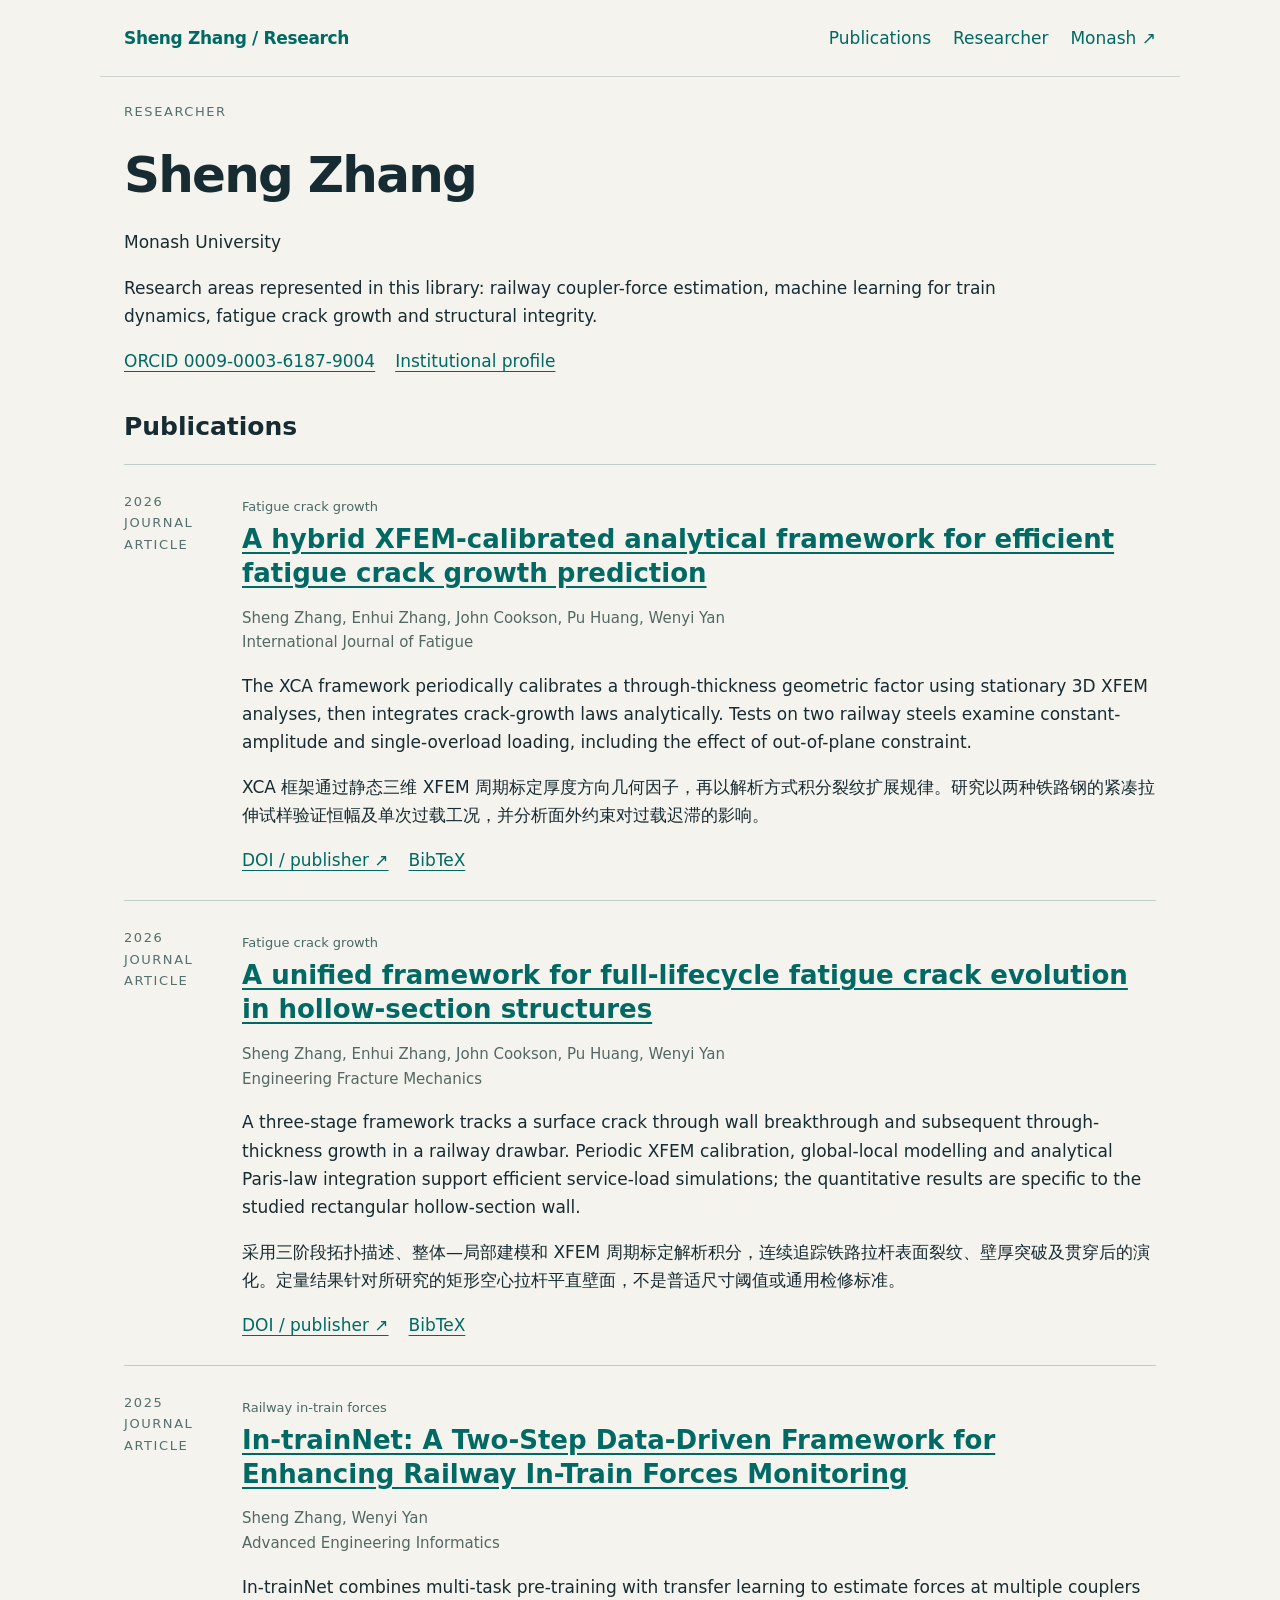
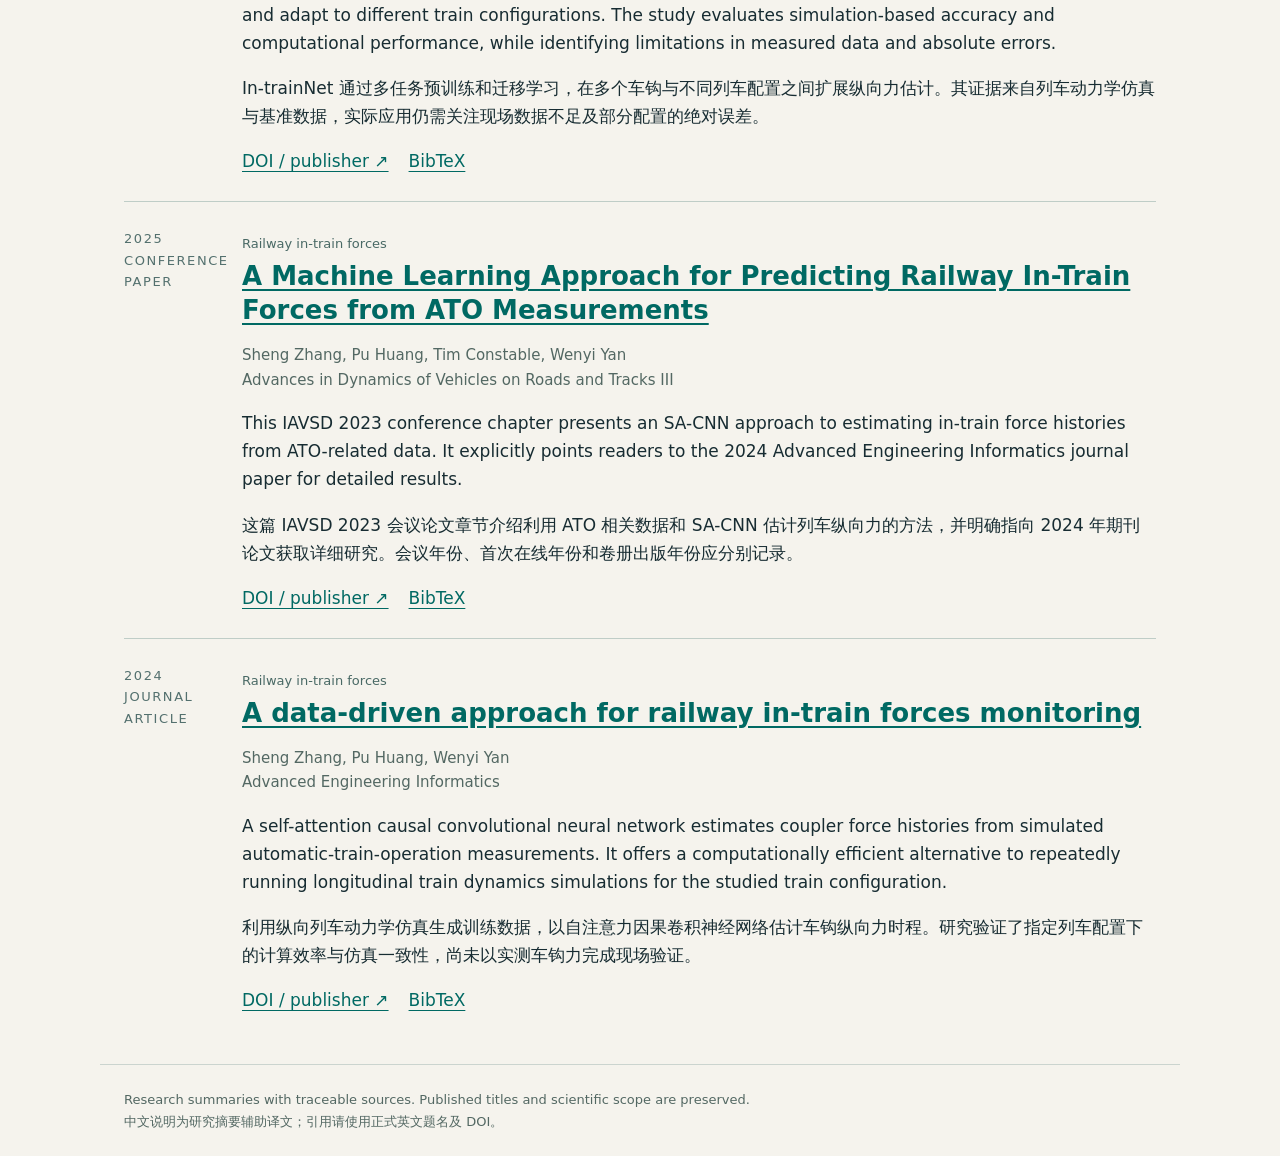
<file: author.html>
<!doctype html><html lang="en"><head><meta charset="utf-8"><meta name="viewport" content="width=device-width,initial-scale=1"><title>Researcher | Sheng Zhang</title><meta name="description" content="Researcher"><meta name="robots" content="index,follow"><link rel="canonical" href="https://lichtvonparadies.github.io/author.html"><link rel="stylesheet" href="assets/style.css"><link rel="icon" href="assets/favicon.svg" type="image/svg+xml"></head><body><a class="skip" href="#main">Skip to content</a><header><a class="brand" href="index.html">Sheng Zhang / Research</a><nav aria-label="Main navigation"><a href="index.html">Publications</a><a href="author.html">Researcher</a><a href="https://research.monash.edu/en/persons/sam-zhang/">Monash ↗</a></nav></header><main id="main"><div class="eyebrow">Researcher</div><h1>Sheng Zhang</h1><p>Monash University</p><p>Research areas represented in this library: railway coupler-force estimation, machine learning for train dynamics, fatigue crack growth and structural integrity.</p><div class="links"><a href="https://orcid.org/0009-0003-6187-9004">ORCID 0009-0003-6187-9004</a><a href="https://research.monash.edu/en/persons/sam-zhang/">Institutional profile</a></div><h2>Publications</h2><article class="card"><div class="eyebrow">2026<br>Journal article</div><div><span class="tag">Fatigue crack growth</span><h2><a href="papers/xfem-calibrated-fatigue-crack-growth/index.html">A hybrid XFEM-calibrated analytical framework for efficient fatigue crack growth prediction</a></h2><p class="meta">Sheng Zhang, Enhui Zhang, John Cookson, Pu Huang, Wenyi Yan<br>International Journal of Fatigue</p><p>The XCA framework periodically calibrates a through-thickness geometric factor using stationary 3D XFEM analyses, then integrates crack-growth laws analytically. Tests on two railway steels examine constant-amplitude and single-overload loading, including the effect of out-of-plane constraint.</p><p lang="zh-CN">XCA 框架通过静态三维 XFEM 周期标定厚度方向几何因子，再以解析方式积分裂纹扩展规律。研究以两种铁路钢的紧凑拉伸试样验证恒幅及单次过载工况，并分析面外约束对过载迟滞的影响。</p><div class="links"><a href="https://doi.org/10.1016/j.ijfatigue.2026.109682">DOI / publisher ↗</a><a href="papers/xfem-calibrated-fatigue-crack-growth/citation.bib">BibTeX</a></div></div></article><article class="card"><div class="eyebrow">2026<br>Journal article</div><div><span class="tag">Fatigue crack growth</span><h2><a href="papers/full-lifecycle-fatigue-hollow-sections/index.html">A unified framework for full-lifecycle fatigue crack evolution in hollow-section structures</a></h2><p class="meta">Sheng Zhang, Enhui Zhang, John Cookson, Pu Huang, Wenyi Yan<br>Engineering Fracture Mechanics</p><p>A three-stage framework tracks a surface crack through wall breakthrough and subsequent through-thickness growth in a railway drawbar. Periodic XFEM calibration, global-local modelling and analytical Paris-law integration support efficient service-load simulations; the quantitative results are specific to the studied rectangular hollow-section wall.</p><p lang="zh-CN">采用三阶段拓扑描述、整体—局部建模和 XFEM 周期标定解析积分，连续追踪铁路拉杆表面裂纹、壁厚突破及贯穿后的演化。定量结果针对所研究的矩形空心拉杆平直壁面，不是普适尺寸阈值或通用检修标准。</p><div class="links"><a href="https://doi.org/10.1016/j.engfracmech.2026.112735">DOI / publisher ↗</a><a href="papers/full-lifecycle-fatigue-hollow-sections/citation.bib">BibTeX</a></div></div></article><article class="card"><div class="eyebrow">2025<br>Journal article</div><div><span class="tag">Railway in-train forces</span><h2><a href="papers/in-trainnet/index.html">In-trainNet: A Two-Step Data-Driven Framework for Enhancing Railway In-Train Forces Monitoring</a></h2><p class="meta">Sheng Zhang, Wenyi Yan<br>Advanced Engineering Informatics</p><p>In-trainNet combines multi-task pre-training with transfer learning to estimate forces at multiple couplers and adapt to different train configurations. The study evaluates simulation-based accuracy and computational performance, while identifying limitations in measured data and absolute errors.</p><p lang="zh-CN">In-trainNet 通过多任务预训练和迁移学习，在多个车钩与不同列车配置之间扩展纵向力估计。其证据来自列车动力学仿真与基准数据，实际应用仍需关注现场数据不足及部分配置的绝对误差。</p><div class="links"><a href="https://doi.org/10.1016/j.aei.2025.103352">DOI / publisher ↗</a><a href="papers/in-trainnet/citation.bib">BibTeX</a></div></div></article><article class="card"><div class="eyebrow">2025<br>Conference paper</div><div><span class="tag">Railway in-train forces</span><h2><a href="papers/iavsd-ato-force-prediction/index.html">A Machine Learning Approach for Predicting Railway In-Train Forces from ATO Measurements</a></h2><p class="meta">Sheng Zhang, Pu Huang, Tim Constable, Wenyi Yan<br>Advances in Dynamics of Vehicles on Roads and Tracks III</p><p>This IAVSD 2023 conference chapter presents an SA-CNN approach to estimating in-train force histories from ATO-related data. It explicitly points readers to the 2024 Advanced Engineering Informatics journal paper for detailed results.</p><p lang="zh-CN">这篇 IAVSD 2023 会议论文章节介绍利用 ATO 相关数据和 SA-CNN 估计列车纵向力的方法，并明确指向 2024 年期刊论文获取详细研究。会议年份、首次在线年份和卷册出版年份应分别记录。</p><div class="links"><a href="https://doi.org/10.1007/978-3-031-66971-2_3">DOI / publisher ↗</a><a href="papers/iavsd-ato-force-prediction/citation.bib">BibTeX</a></div></div></article><article class="card"><div class="eyebrow">2024<br>Journal article</div><div><span class="tag">Railway in-train forces</span><h2><a href="papers/ato-coupler-force-monitoring/index.html">A data-driven approach for railway in-train forces monitoring</a></h2><p class="meta">Sheng Zhang, Pu Huang, Wenyi Yan<br>Advanced Engineering Informatics</p><p>A self-attention causal convolutional neural network estimates coupler force histories from simulated automatic-train-operation measurements. It offers a computationally efficient alternative to repeatedly running longitudinal train dynamics simulations for the studied train configuration.</p><p lang="zh-CN">利用纵向列车动力学仿真生成训练数据，以自注意力因果卷积神经网络估计车钩纵向力时程。研究验证了指定列车配置下的计算效率与仿真一致性，尚未以实测车钩力完成现场验证。</p><div class="links"><a href="https://doi.org/10.1016/j.aei.2023.102258">DOI / publisher ↗</a><a href="papers/ato-coupler-force-monitoring/citation.bib">BibTeX</a></div></div></article></main><footer>Research summaries with traceable sources. Published titles and scientific scope are preserved.<br>中文说明为研究摘要辅助译文；引用请使用正式英文题名及 DOI。</footer></body></html>
</file>
<file: assets/style.css>
*{box-sizing:border-box}body{margin:0;background:#f5f3ed;color:#172c32;font:17px/1.65 system-ui,-apple-system,"Segoe UI",sans-serif}a{color:#006963;text-underline-offset:4px}a:hover{color:#164b9a}header,main,footer{max-width:1080px;margin:auto;padding:24px}header{display:flex;justify-content:space-between;align-items:center;border-bottom:1px solid #cbd4cf;gap:20px}nav{display:flex;gap:22px;flex-wrap:wrap}header a{text-decoration:none}.brand{font-weight:750;letter-spacing:-.02em}h1{font-size:clamp(30px,4vw,50px);line-height:1.16;letter-spacing:-.035em;max-width:950px;margin:24px 0}h2{font-size:25px;line-height:1.3;margin-top:36px}h3{line-height:1.35;margin:8px 0}p{max-width:85ch}.eyebrow{color:#53706e;font-size:13px;text-transform:uppercase;letter-spacing:.12em}.intro{max-width:720px;font-size:20px}.tools{display:flex;gap:12px;margin:30px 0;flex-wrap:wrap}input{font:inherit;padding:13px 16px;border:1px solid #9eafaa;border-radius:7px;flex:1;min-width:200px;background:white}.card{padding:26px 0;border-top:1px solid #bfcdc7;display:grid;grid-template-columns:100px 1fr;gap:18px}.card h2{margin:4px 0;font-size:26px}.tag{font-size:13px;color:#496965}.meta{color:#536863;font-size:15px}.links{display:flex;gap:20px;flex-wrap:wrap}.panel{background:#e7ede7;border-left:4px solid #00786d;padding:18px 24px;margin:25px 0}.abstract{background:white;padding:24px;border:1px solid #d4dcd5;border-radius:8px}.finding{padding:16px 0;border-bottom:1px solid #d4dcd5}.finding strong{font-size:21px}li{margin:8px 0}footer{font-size:13px;border-top:1px solid #cbd4cf;color:#536863}.draft{background:#fff0c9;padding:8px 24px;font-size:14px;text-align:center}.skip{position:absolute;left:-9999px}.skip:focus{left:8px;top:8px;background:white;padding:12px}button{font:inherit}small{font-size:13px}code{overflow-wrap:anywhere}[hidden]{display:none!important}@media(max-width:650px){header{align-items:flex-start;flex-direction:column}.card{grid-template-columns:1fr;gap:3px}main{padding:18px}h1{font-size:32px}}
</file>
